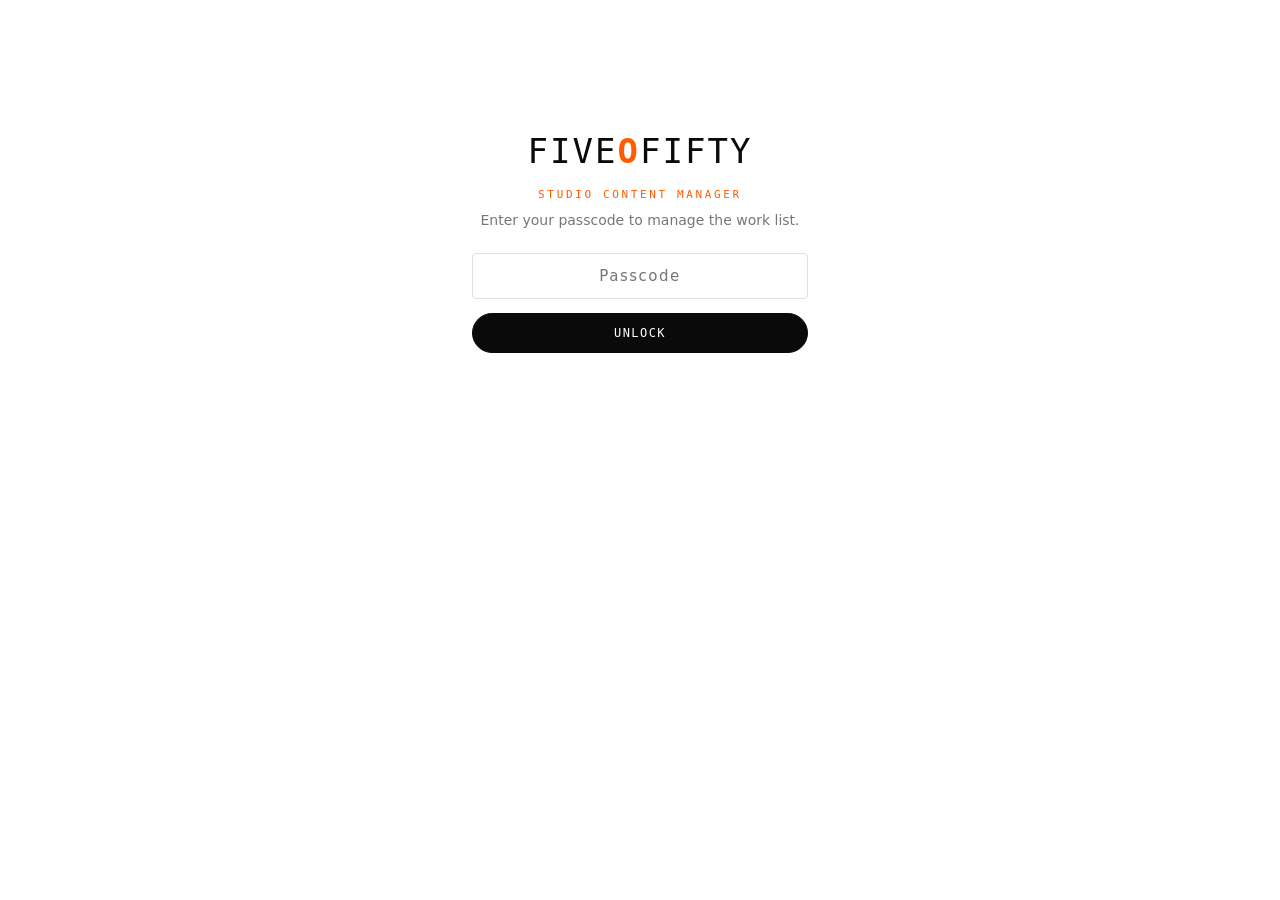
<file: admin/index.html>
<!doctype html>
<html lang="en">
<head>
<meta charset="utf-8" />
<meta name="viewport" content="width=device-width, initial-scale=1" />
<meta name="robots" content="noindex" />
<title>FIVEOFIFTY — Manage Work</title>
<style>
  :root{
    --paper:#fff; --ink:#0A0A0A; --orange:#FF5C00;
    --line:#E2E0DB; --n100:#EFEDE8; --n500:#767676; --n600:#555;
    --mono:'DM Mono',ui-monospace,Menlo,Consolas,monospace;
    --body:system-ui,-apple-system,'Segoe UI',Roboto,sans-serif;
    --r:4px;
  }
  *{box-sizing:border-box;margin:0;}
  body{font-family:var(--body);background:var(--paper);color:var(--ink);line-height:1.5;-webkit-font-smoothing:antialiased;}
  .wrap{max-width:880px;margin:0 auto;padding:40px 22px 96px;}
  .topbar{display:flex;align-items:center;justify-content:space-between;gap:16px;flex-wrap:wrap;border-bottom:1px solid var(--line);padding-bottom:22px;margin-bottom:28px;}
  .brand{font-family:var(--mono);font-size:12px;letter-spacing:.28em;text-transform:uppercase;color:var(--ink);}
  .brand b{color:var(--orange);}
  h1{font-size:30px;letter-spacing:-.01em;margin:2px 0 4px;}
  .sub{color:var(--n500);font-size:14px;}
  .kicker{font-family:var(--mono);font-size:11px;letter-spacing:.24em;text-transform:uppercase;color:var(--orange);margin-bottom:6px;}

  label{display:block;font-family:var(--mono);font-size:10px;letter-spacing:.14em;text-transform:uppercase;color:var(--n500);margin:0 0 6px;}
  input,select,textarea{width:100%;font:inherit;font-size:15px;color:var(--ink);background:#fff;border:1px solid var(--line);border-radius:var(--r);padding:11px 12px;transition:border-color .15s;}
  input:focus,select:focus,textarea:focus{outline:none;border-color:var(--orange);}
  textarea{resize:vertical;min-height:62px;}

  .btn{font-family:var(--mono);font-size:12px;letter-spacing:.12em;text-transform:uppercase;border:1px solid var(--ink);background:var(--ink);color:#fff;border-radius:999px;padding:12px 22px;cursor:pointer;transition:.15s;}
  .btn:hover{background:var(--orange);border-color:var(--orange);}
  .btn:disabled{opacity:.5;cursor:default;}
  .btn--ghost{background:transparent;color:var(--ink);}
  .btn--ghost:hover{background:var(--ink);color:#fff;border-color:var(--ink);}
  .btn--mini{padding:7px 13px;font-size:11px;border-color:var(--line);background:#fff;color:var(--n600);}
  .btn--mini:hover{background:var(--ink);color:#fff;border-color:var(--ink);}
  .btn--danger:hover{background:#c0341d;border-color:#c0341d;color:#fff;}

  /* lock screen */
  #lock{max-width:380px;margin:14vh auto 0;text-align:center;padding:0 22px;}
  #lock .seal{font-size:34px;letter-spacing:.06em;margin-bottom:10px;}
  #lock form{margin-top:22px;display:flex;flex-direction:column;gap:14px;}
  #lock input{text-align:center;letter-spacing:.1em;}

  /* cards */
  .card{border:1px solid var(--line);border-radius:8px;padding:18px;margin-bottom:16px;background:#fff;}
  .card.is-empty{border-style:dashed;}
  .card-head{display:flex;align-items:center;justify-content:space-between;gap:10px;margin-bottom:14px;}
  .card-num{font-family:var(--mono);font-size:11px;letter-spacing:.16em;color:var(--n500);}
  .card-tools{display:flex;gap:6px;}
  .grid{display:grid;grid-template-columns:1fr 1fr;gap:14px;}
  .grid .full{grid-column:1/-1;}
  .row-check{display:flex;align-items:center;gap:9px;margin-top:2px;}
  .row-check input{width:auto;}
  .row-check label{margin:0;text-transform:none;font-size:13px;letter-spacing:0;color:var(--ink);}
  .hint{font-size:12px;color:var(--n500);margin-top:5px;}

  .actions{display:flex;align-items:center;gap:12px;flex-wrap:wrap;position:sticky;bottom:0;background:linear-gradient(to top,var(--paper) 70%,transparent);padding:18px 0 6px;margin-top:8px;}
  .status{font-family:var(--mono);font-size:12px;letter-spacing:.04em;}
  .status.ok{color:#1a7f37;} .status.err{color:#c0341d;}
  .hidden{display:none !important;}
  @media(max-width:560px){.grid{grid-template-columns:1fr;}}
</style>
</head>
<body>

<!-- LOCK SCREEN -->
<section id="lock">
  <div class="seal brand">FIVE<b>O</b>FIFTY</div>
  <div class="kicker">Studio Content Manager</div>
  <p class="sub">Enter your passcode to manage the work list.</p>
  <form id="lock-form">
    <input id="passcode" type="password" placeholder="Passcode" autocomplete="current-password" required />
    <button class="btn" type="submit">Unlock</button>
    <div class="status err" id="lock-status"></div>
  </form>
</section>

<!-- APP -->
<main class="wrap hidden" id="app">
  <div class="topbar">
    <div>
      <div class="brand">FIVE<b>O</b>FIFTY — Manage Work</div>
      <h1>Videos</h1>
      <div class="sub">Add, edit, or remove work. Paste a YouTube or Vimeo link — the rest fills the site automatically.</div>
    </div>
    <button class="btn btn--ghost" id="logout" type="button">Log out</button>
  </div>

  <div id="list"></div>

  <button class="btn btn--ghost" id="add" type="button">+ Add video</button>

  <div class="actions">
    <button class="btn" id="publish" type="button">Publish changes</button>
    <span class="status" id="status"></span>
  </div>
  <p class="hint">Publishing saves to the site and goes live in about a minute.</p>
</main>

<script>
(function () {
  'use strict';
  var KEY = 'fof-admin-key';
  var CATS = ['Fashion Film','Commercial','Music Video','Entertainment','Documentary','Other'];
  var videos = [];

  var lock = document.getElementById('lock');
  var app = document.getElementById('app');
  var listEl = document.getElementById('list');
  var statusEl = document.getElementById('status');

  function esc(s){return String(s==null?'':s).replace(/[&<>"']/g,function(c){return {'&':'&amp;','<':'&lt;','>':'&gt;','"':'&quot;',"'":'&#39;'}[c];});}
  function getKey(){ try { return sessionStorage.getItem(KEY) || ''; } catch(e){ return ''; } }
  function setKey(k){ try { sessionStorage.setItem(KEY, k); } catch(e){} }
  function clearKey(){ try { sessionStorage.removeItem(KEY); } catch(e){} }

  function blank(){ return { title:'', category:CATS[0], year:String(new Date().getFullYear()), platform:'youtube', url:'', description:'', thumbnail:'', featured:true }; }

  function render(){
    if (!videos.length){
      listEl.innerHTML = '<div class="card is-empty"><div class="sub">No work yet. Click “+ Add video” to create the first entry.</div></div>';
      return;
    }
    listEl.innerHTML = videos.map(function(v,i){
      var opts = CATS.map(function(c){ return '<option'+(c===v.category?' selected':'')+'>'+esc(c)+'</option>'; }).join('');
      return '<div class="card" data-i="'+i+'">'+
        '<div class="card-head"><span class="card-num">'+String(i+1).padStart(2,'0')+'</span>'+
          '<div class="card-tools">'+
            '<button class="btn btn--mini" data-act="up" '+(i===0?'disabled':'')+'>↑</button>'+
            '<button class="btn btn--mini" data-act="down" '+(i===videos.length-1?'disabled':'')+'>↓</button>'+
            '<button class="btn btn--mini btn--danger" data-act="del">Remove</button>'+
          '</div>'+
        '</div>'+
        '<div class="grid">'+
          '<div class="full"><label>Title</label><input data-f="title" value="'+esc(v.title)+'" placeholder="e.g. Neon Atlas" /></div>'+
          '<div><label>Category</label><select data-f="category">'+opts+'</select></div>'+
          '<div><label>Year</label><input data-f="year" value="'+esc(v.year)+'" inputmode="numeric" placeholder="2026" /></div>'+
          '<div><label>Platform</label><select data-f="platform">'+
            '<option value="youtube"'+(v.platform==='youtube'?' selected':'')+'>YouTube</option>'+
            '<option value="vimeo"'+(v.platform==='vimeo'?' selected':'')+'>Vimeo</option>'+
          '</select></div>'+
          '<div><label>Feature on home?</label><div class="row-check"><input type="checkbox" id="feat'+i+'" data-f="featured" '+(v.featured?'checked':'')+' /><label for="feat'+i+'">Show in Latest Work</label></div></div>'+
          '<div class="full"><label>Video link (YouTube or Vimeo URL)</label><input data-f="url" value="'+esc(v.url)+'" placeholder="https://www.youtube.com/watch?v=…" /></div>'+
          '<div class="full"><label>Short description</label><textarea data-f="description" placeholder="One line about the project.">'+esc(v.description)+'</textarea></div>'+
          '<div class="full"><label>Custom thumbnail URL (optional)</label><input data-f="thumbnail" value="'+esc(v.thumbnail)+'" placeholder="Leave blank — pulled from the link automatically" /><div class="hint">YouTube thumbnails are automatic. Add a URL only to override.</div></div>'+
        '</div>'+
      '</div>';
    }).join('');
  }

  function collect(){
    var cards = listEl.querySelectorAll('.card[data-i]');
    var out = [];
    [].forEach.call(cards, function(card){
      var o = blank();
      [].forEach.call(card.querySelectorAll('[data-f]'), function(el){
        var f = el.getAttribute('data-f');
        o[f] = (el.type === 'checkbox') ? el.checked : el.value;
      });
      out.push(o);
    });
    videos = out;
  }

  // events on the list (delegation)
  listEl.addEventListener('click', function(e){
    var btn = e.target.closest('button[data-act]');
    if (!btn) return;
    var card = btn.closest('.card[data-i]');
    var i = parseInt(card.getAttribute('data-i'), 10);
    collect();
    var act = btn.getAttribute('data-act');
    if (act === 'del') videos.splice(i,1);
    else if (act === 'up' && i>0){ var t=videos[i-1]; videos[i-1]=videos[i]; videos[i]=t; }
    else if (act === 'down' && i<videos.length-1){ var t2=videos[i+1]; videos[i+1]=videos[i]; videos[i]=t2; }
    render();
  });

  document.getElementById('add').addEventListener('click', function(){ collect(); videos.push(blank()); render(); window.scrollTo(0, document.body.scrollHeight); });

  document.getElementById('publish').addEventListener('click', function(){
    collect();
    var clean = videos.filter(function(v){ return v.title.trim() && v.url.trim(); });
    var btn = this;
    setStatus('Publishing…', '');
    btn.disabled = true;
    fetch('/api/save-videos', {
      method:'POST', headers:{'Content-Type':'application/json'},
      body: JSON.stringify({ key: getKey(), videos: clean })
    }).then(function(r){ return r.json().then(function(j){ return { ok:r.ok, status:r.status, j:j }; }); })
      .then(function(res){
        if (res.ok){ setStatus('Saved ✓  Your site will update in about a minute.', 'ok'); }
        else if (res.status === 401){ setStatus('Wrong passcode — please log out and re-enter it.', 'err'); }
        else { setStatus('Error: ' + (res.j && res.j.error ? res.j.error : 'could not save.'), 'err'); }
      })
      .catch(function(){ setStatus('Network error — please try again.', 'err'); })
      .then(function(){ btn.disabled = false; });
  });

  document.getElementById('logout').addEventListener('click', function(){ clearKey(); location.reload(); });

  function setStatus(msg, cls){ statusEl.textContent = msg; statusEl.className = 'status' + (cls ? ' ' + cls : ''); }

  function loadData(){
    return fetch('/data/videos.json?ts=' + Date.now(), { cache:'no-store' })
      .then(function(r){ return r.ok ? r.json() : { videos:[] }; })
      .then(function(d){ videos = (d && d.videos) ? d.videos : []; render(); })
      .catch(function(){ videos = []; render(); });
  }

  function showApp(){ lock.classList.add('hidden'); app.classList.remove('hidden'); loadData(); }

  document.getElementById('lock-form').addEventListener('submit', function(e){
    e.preventDefault();
    var pc = document.getElementById('passcode').value.trim();
    if (!pc) return;
    // verify the passcode against the server before entering
    var ls = document.getElementById('lock-status'); ls.textContent = 'Checking…';
    fetch('/api/save-videos', { method:'POST', headers:{'Content-Type':'application/json'}, body: JSON.stringify({ key: pc, verify: true }) })
      .then(function(r){ return r.status; })
      .then(function(s){
        if (s === 401){ ls.textContent = 'Incorrect passcode.'; return; }
        if (s === 500){ ls.textContent = 'Server not set up yet (missing passcode/token).'; return; }
        // 200 (verify ok) or any non-auth error means the key was accepted
        setKey(pc); ls.textContent = ''; showApp();
      })
      .catch(function(){ ls.textContent = 'Network error — try again.'; });
  });

  // auto-enter if a passcode is already stored this session
  if (getKey()) showApp();
})();
</script>
</body>
</html>
</file>
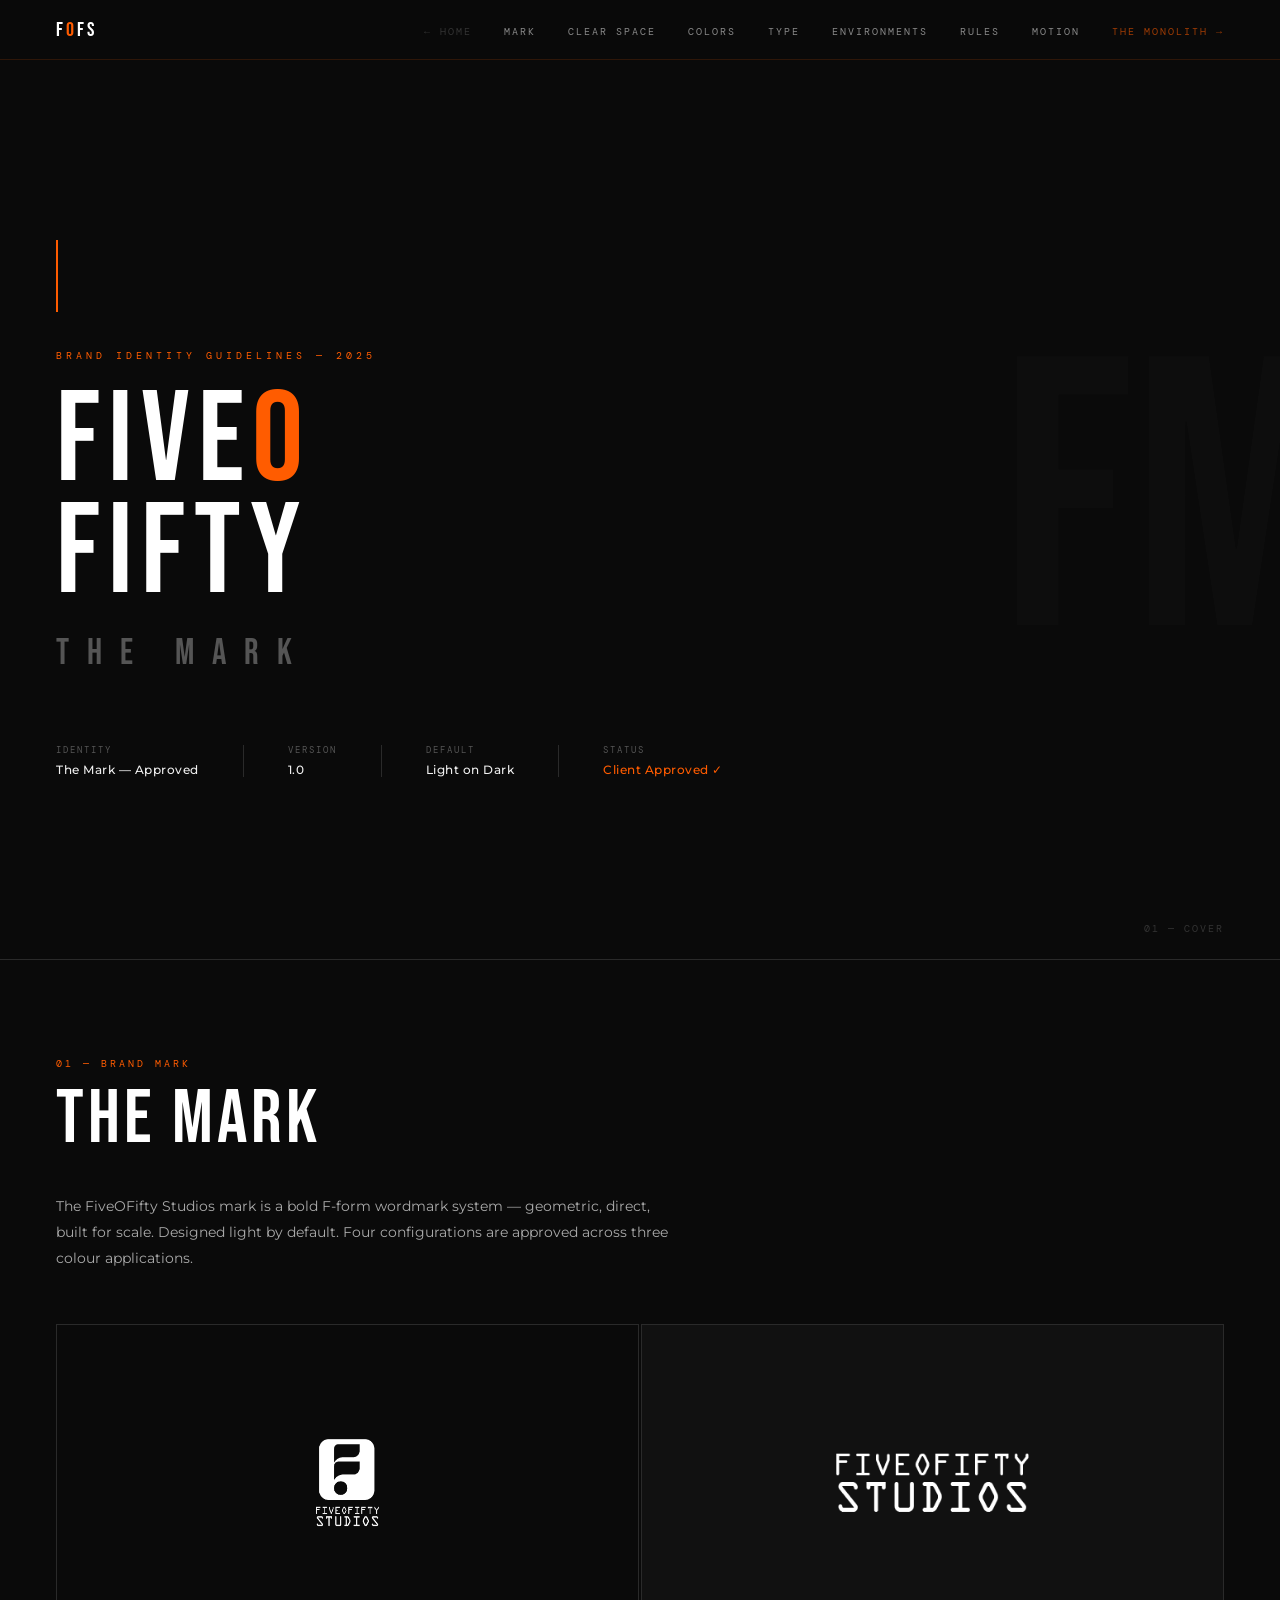
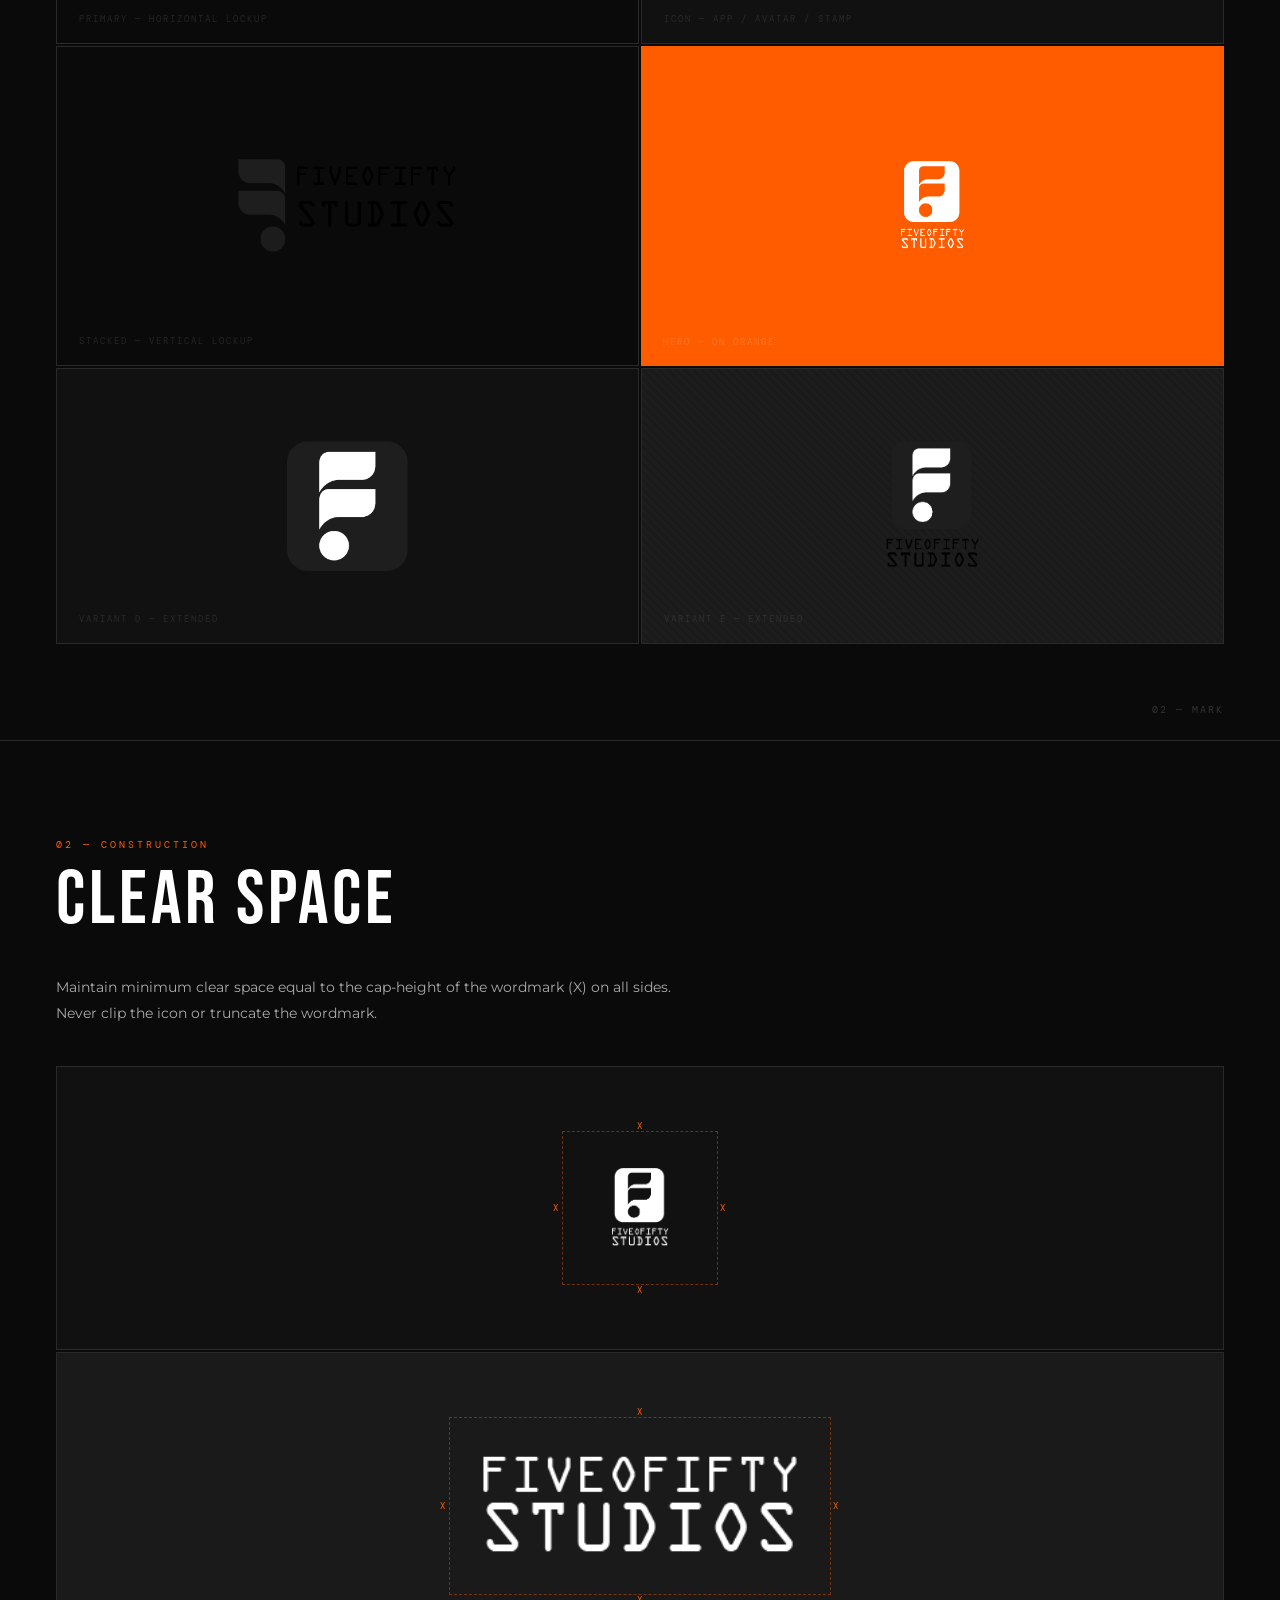
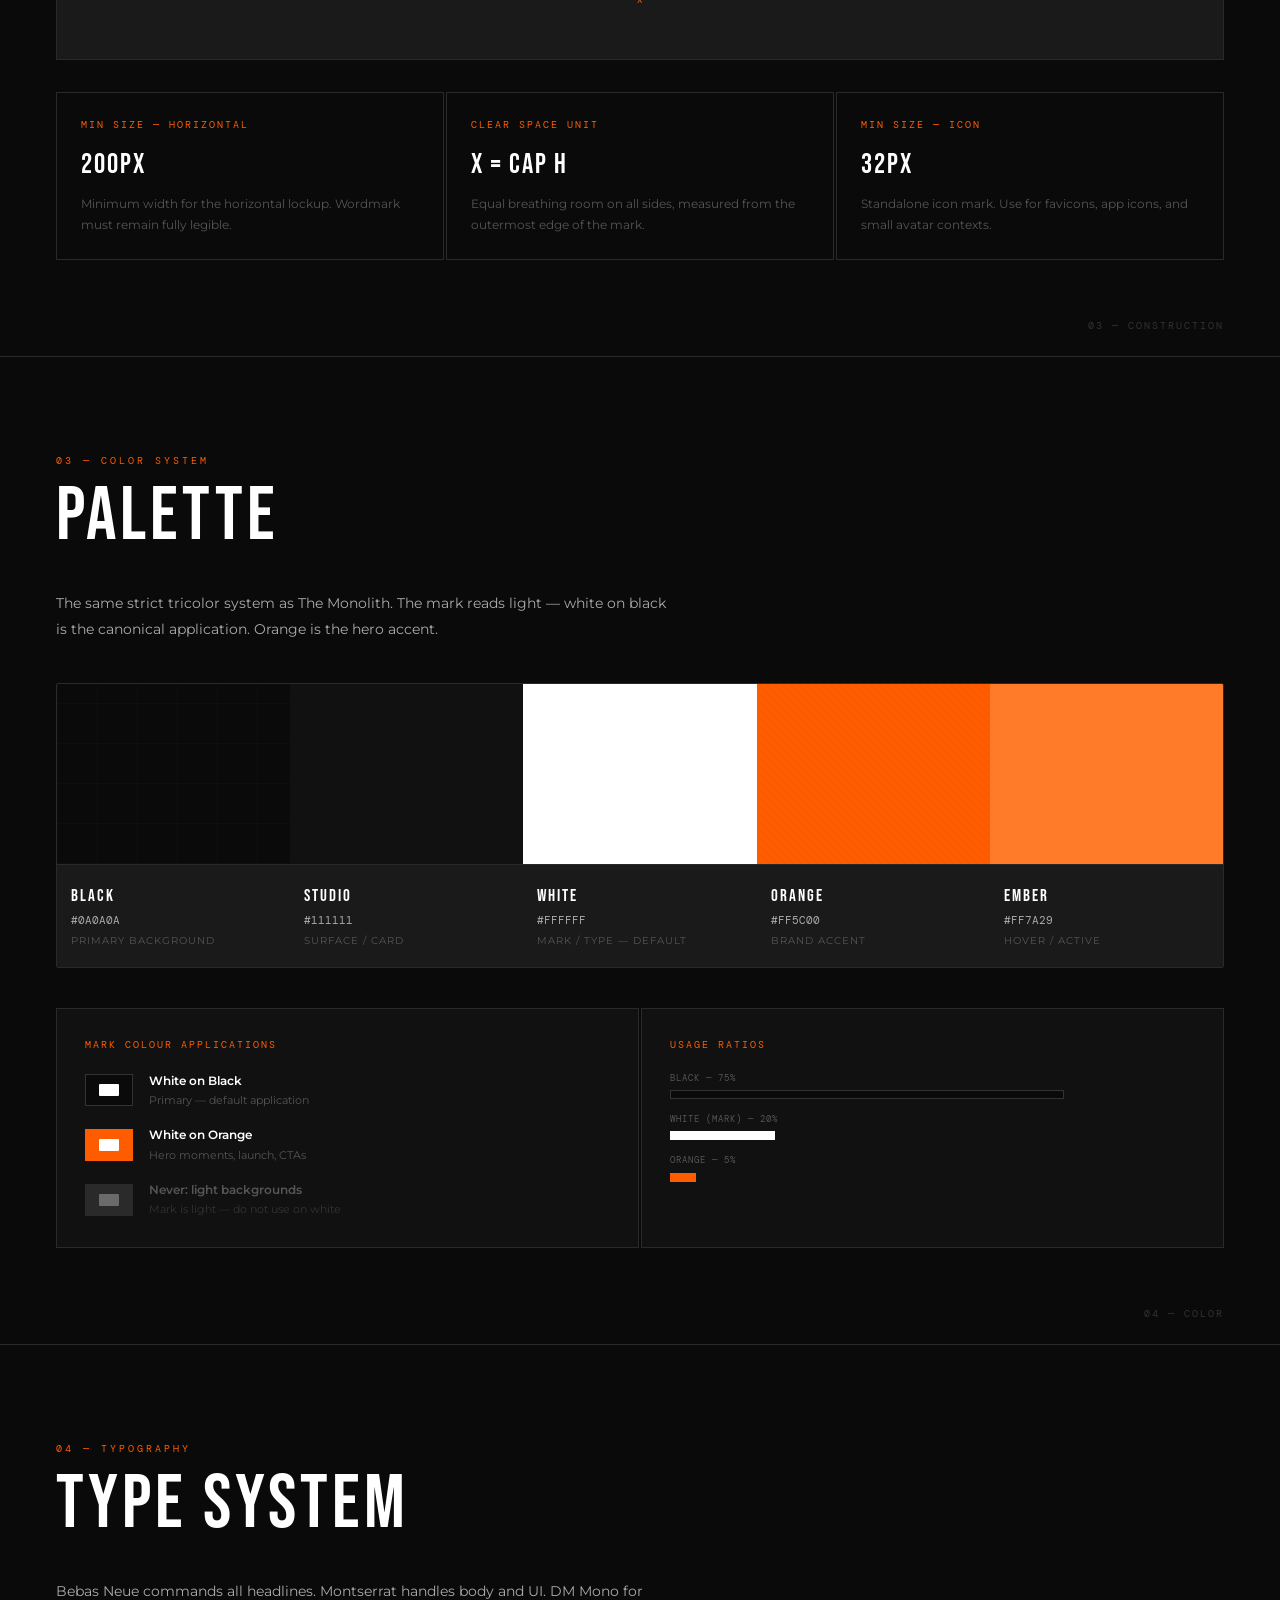
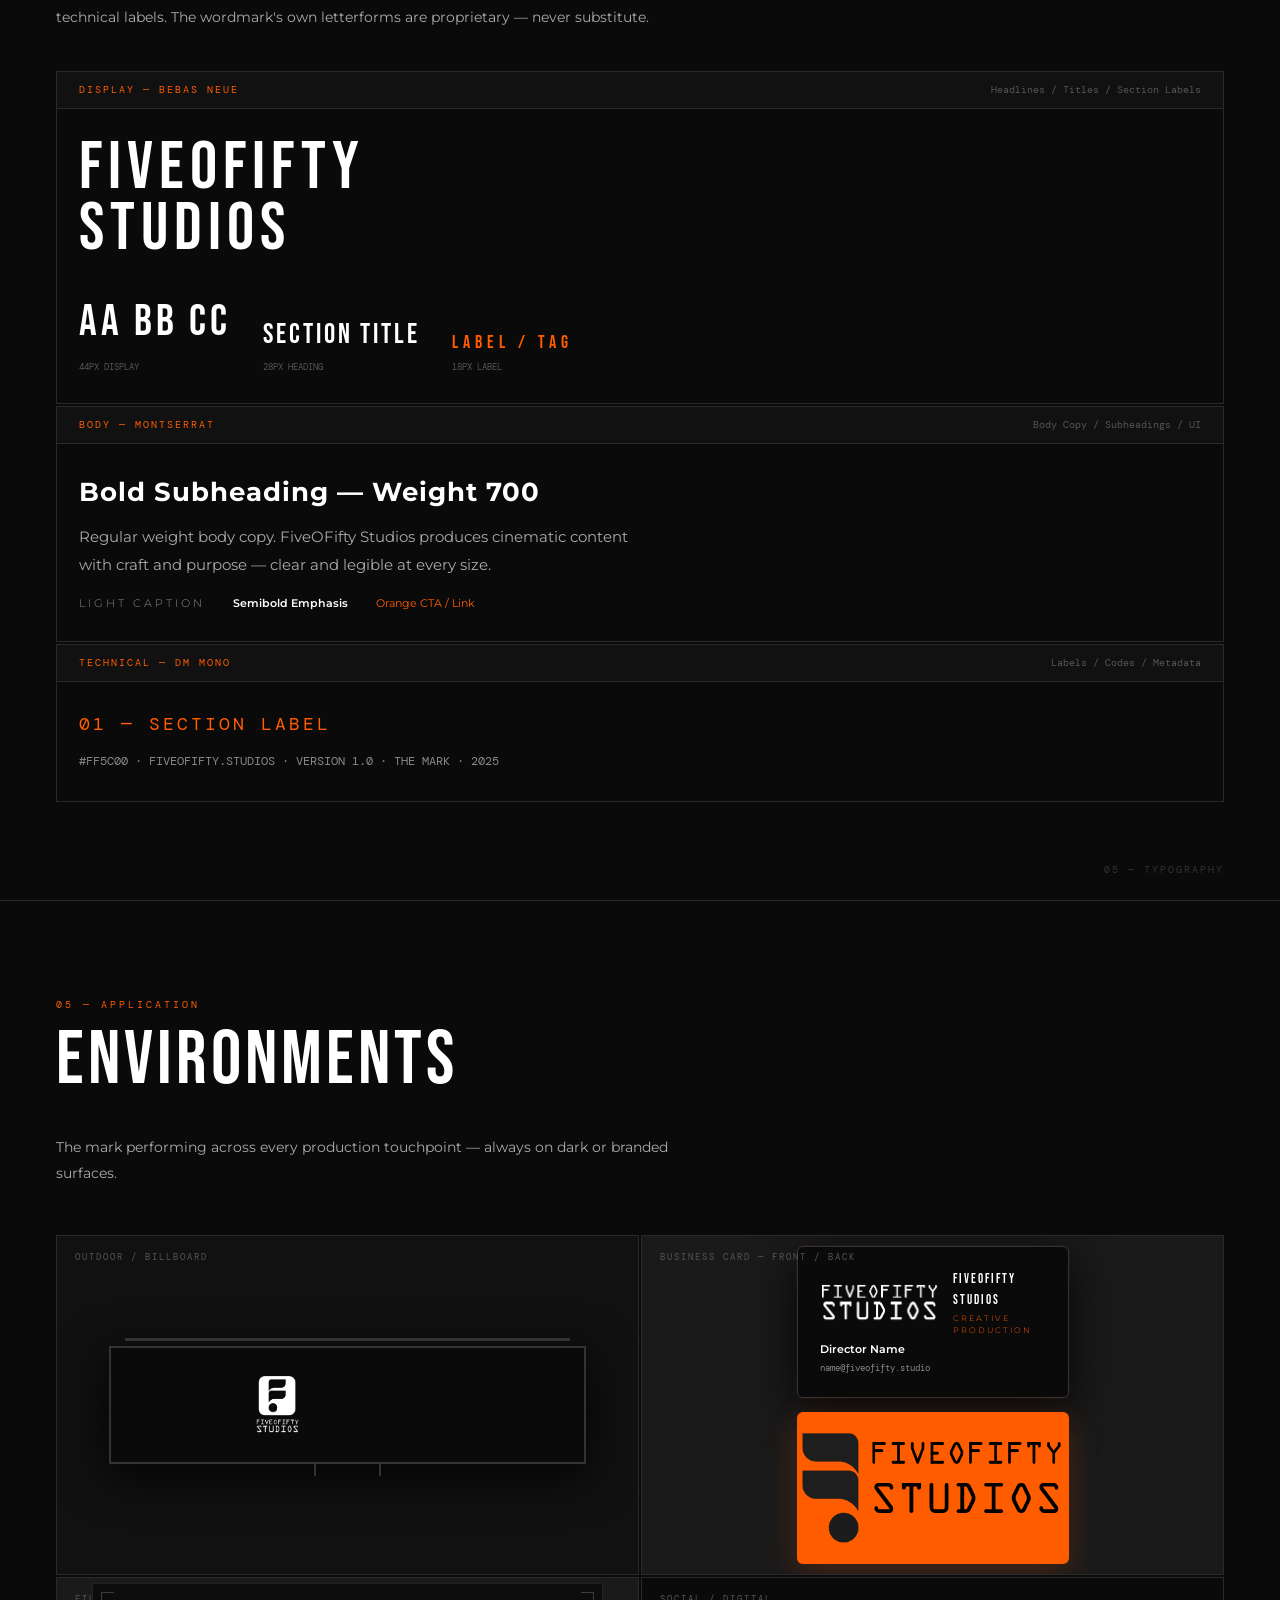
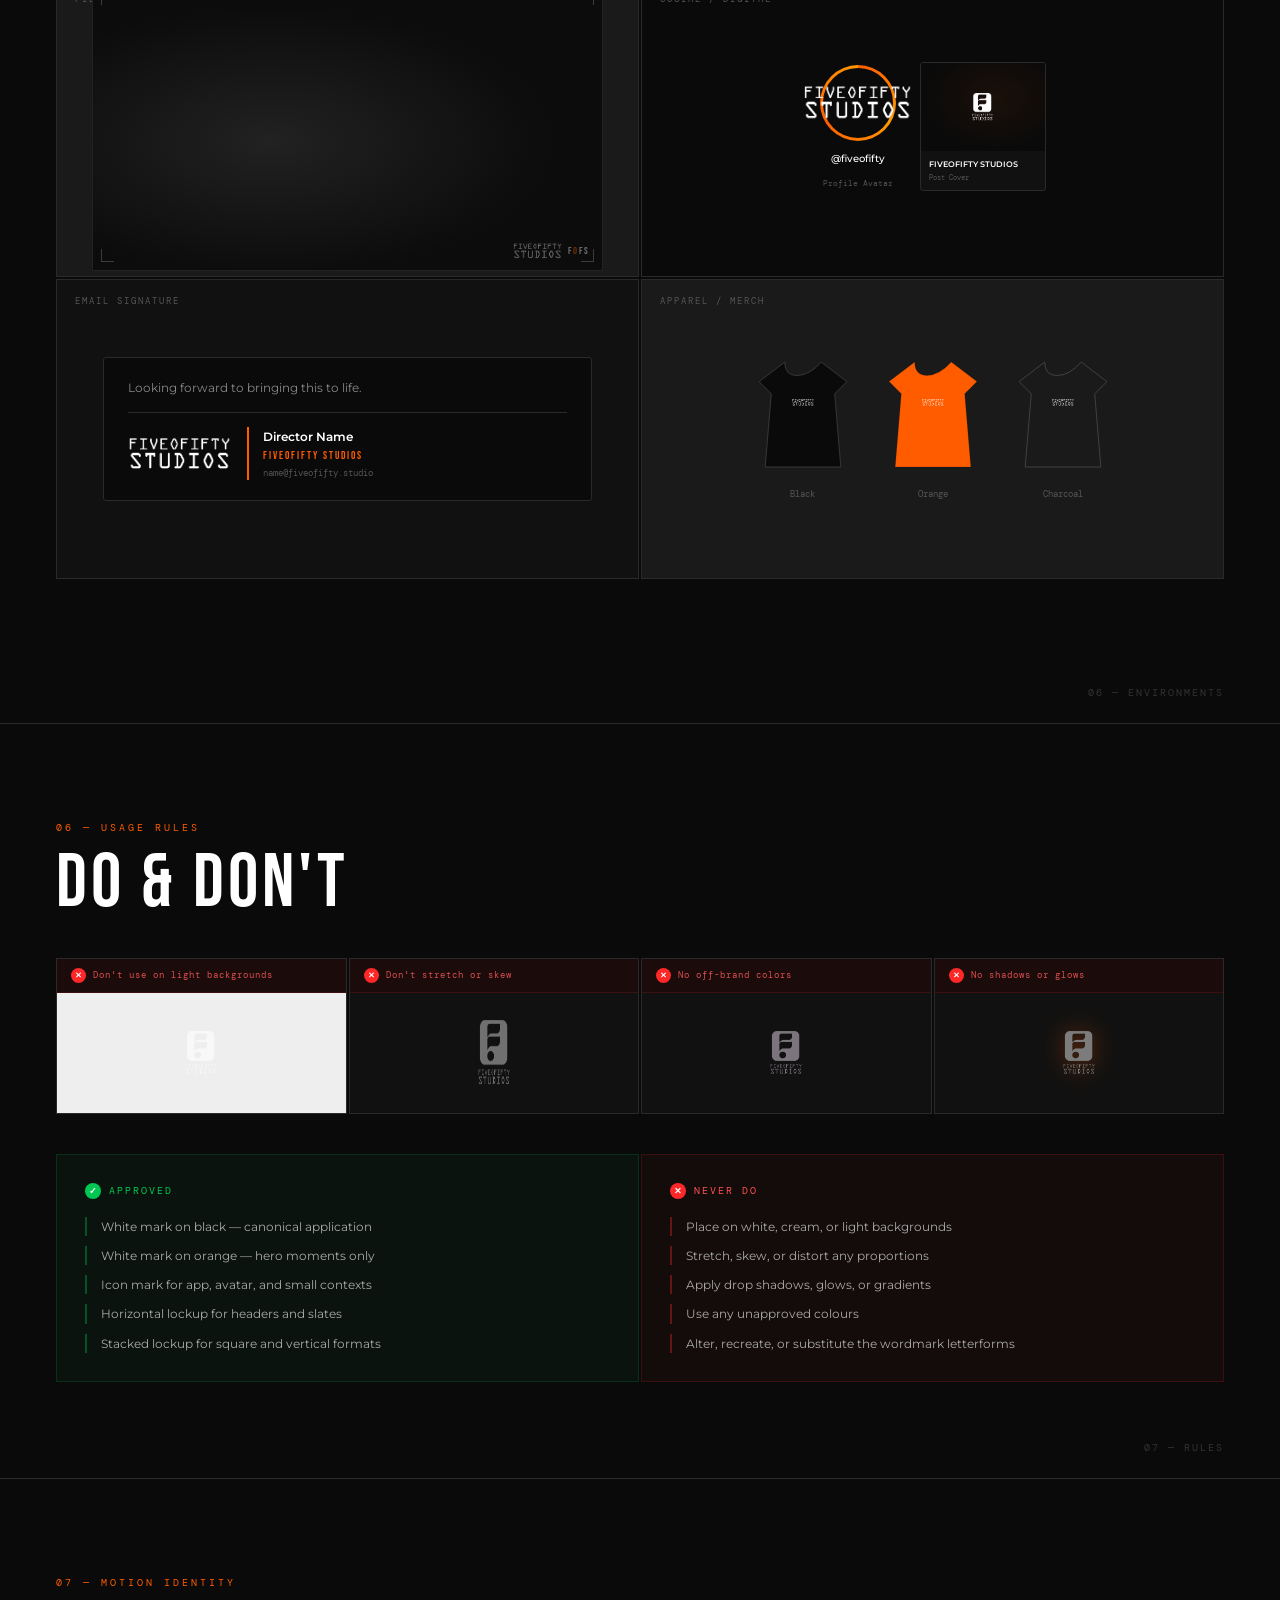
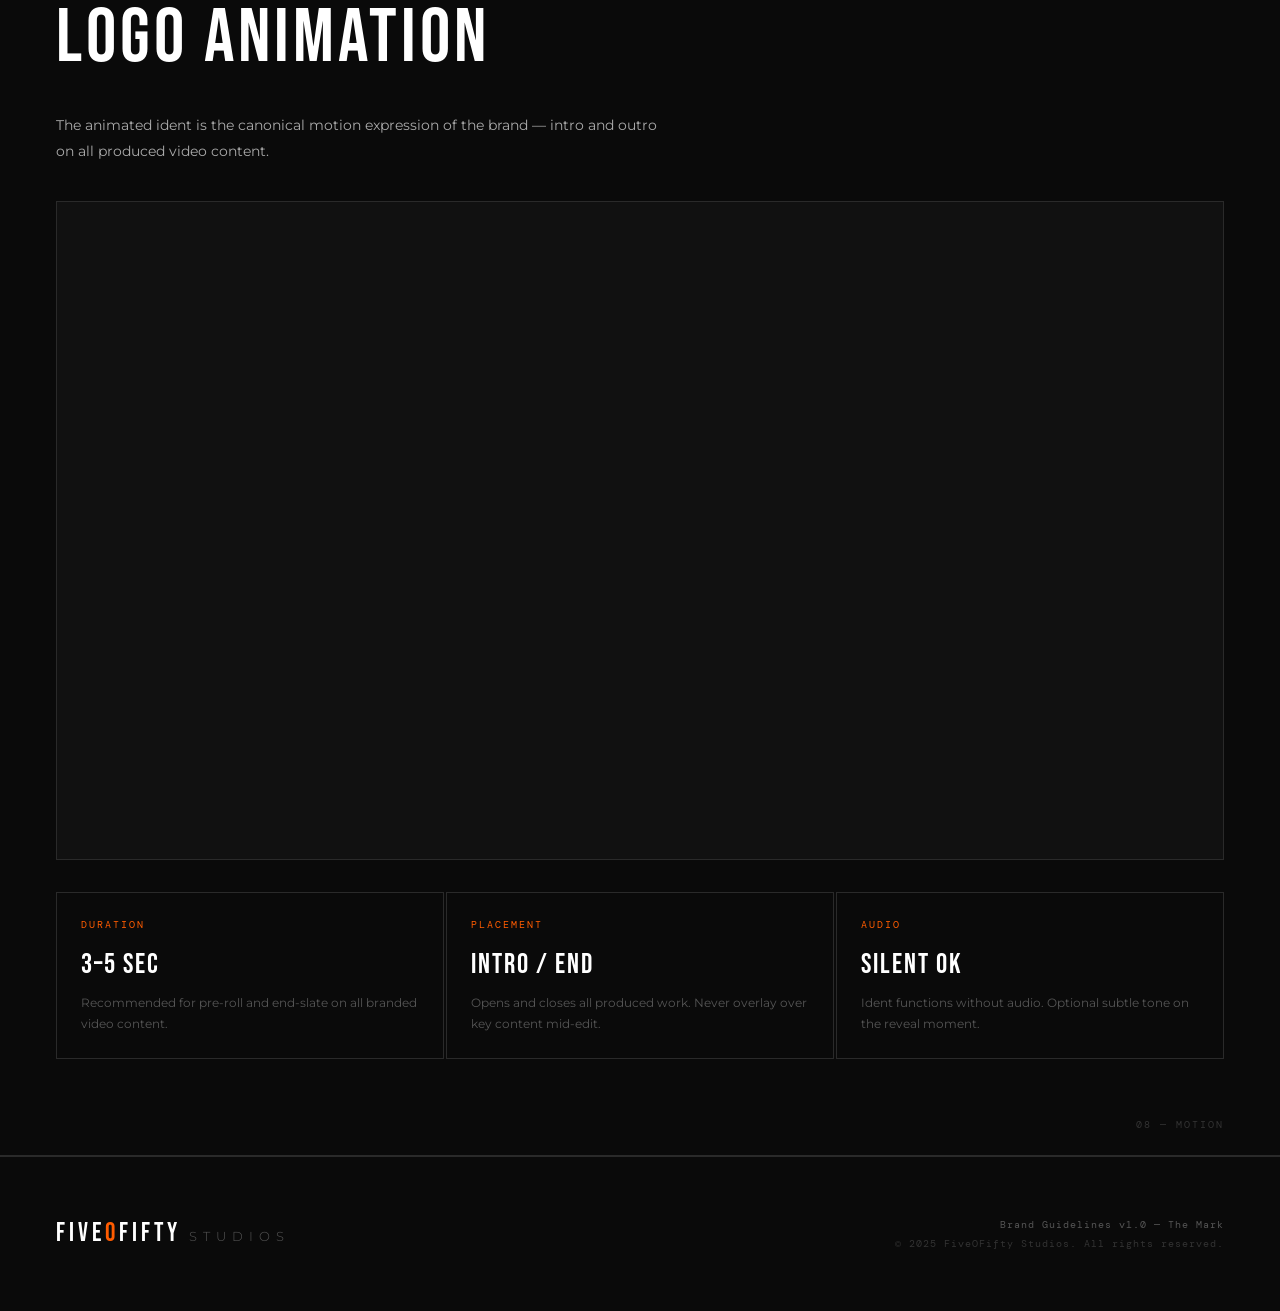
<file: mark.html>
<!DOCTYPE html>
<html lang="en">
<head>
<meta charset="UTF-8">
<meta name="viewport" content="width=device-width, initial-scale=1.0">
<title>FiveOFifty Studios — The Mark — Brand Guidelines v1.0</title>
<link href="https://fonts.googleapis.com/css2?family=Bebas+Neue&family=Montserrat:wght@300;400;500;600;700&family=DM+Mono:wght@300;400;500&display=swap" rel="stylesheet">
<style>
*,*::before,*::after{box-sizing:border-box;margin:0;padding:0}
:root{
  --black:#0A0A0A;
  --white:#FFFFFF;
  --orange:#FF5C00;
  --orange2:#FF7A29;
  --g900:#111111;
  --g800:#1A1A1A;
  --g700:#2A2A2A;
  --g600:#333333;
  --g500:#555555;
  --g400:#888888;
  --g300:#AAAAAA;
  --fd:'Bebas Neue',sans-serif;
  --fb:'Montserrat',sans-serif;
  --fm:'DM Mono',monospace;
}
html{scroll-behavior:smooth}
body{background:var(--black);color:var(--white);font-family:var(--fb);font-size:15px;line-height:1.6;overflow-x:hidden}

/* NAV */
nav{position:sticky;top:0;z-index:100;background:rgba(10,10,10,0.96);backdrop-filter:blur(20px);border-bottom:1px solid rgba(255,92,0,0.15);padding:0 56px;display:flex;align-items:center;justify-content:space-between;height:60px}
.nav-logo{font-family:var(--fd);font-size:20px;letter-spacing:3px}
.nav-logo span{color:var(--orange)}
.nav-links{display:flex;gap:32px;list-style:none}
.nav-links a{font-family:var(--fm);font-size:10px;letter-spacing:2px;text-transform:uppercase;color:var(--g400);text-decoration:none;transition:color .2s}
.nav-links a:hover{color:var(--orange)}
.nav-home{color:var(--g600) !important}
.nav-alt{color:var(--orange) !important;opacity:.6}
.nav-alt:hover{opacity:1 !important}

/* LAYOUT */
section{padding:96px 56px;border-bottom:1px solid var(--g700);position:relative}
.sec-label{font-family:var(--fm);font-size:10px;letter-spacing:3px;text-transform:uppercase;color:var(--orange);margin-bottom:10px}
.sec-title{font-family:var(--fd);font-size:clamp(44px,6vw,76px);letter-spacing:4px;line-height:1;margin-bottom:36px}
.desc{font-size:14px;color:var(--g300);line-height:1.85;max-width:620px}
.pg{position:absolute;bottom:22px;right:56px;font-family:var(--fm);font-size:10px;color:var(--g600);letter-spacing:2px}
.tag{font-family:var(--fm);font-size:10px;letter-spacing:2px;text-transform:uppercase;color:var(--orange)}
.obar{width:2px;height:72px;background:var(--orange);margin-bottom:36px}

/* COVER */
#cover{min-height:100vh;display:flex;flex-direction:column;justify-content:center;overflow:hidden}
.c-bg{position:absolute;right:-60px;top:50%;transform:translateY(-50%);font-family:var(--fd);font-size:30vw;color:rgba(255,255,255,0.012);line-height:1;pointer-events:none;user-select:none}
.c-hl{font-family:var(--fd);font-size:clamp(60px,10vw,132px);letter-spacing:8px;line-height:.88}
.c-hl .o{color:var(--orange)}
.c-sub{font-family:var(--fd);font-size:clamp(18px,3vw,36px);letter-spacing:18px;color:var(--g500);margin-bottom:60px}
.c-meta{display:flex;gap:44px;align-items:center}
.mi .lbl{font-family:var(--fm);font-size:9px;letter-spacing:2px;color:var(--g500);text-transform:uppercase;margin-bottom:3px}
.mi .val{font-size:12px;font-weight:500;color:#F0F0F0;letter-spacing:.5px}
.mdiv{width:1px;height:32px;background:var(--g700)}

/* LOGO GRID */
.logo-grid{display:grid;grid-template-columns:1fr 1fr;gap:2px;margin-bottom:2px}
.logo-cell{padding:72px 48px;display:flex;flex-direction:column;align-items:center;justify-content:center;position:relative;min-height:380px}
.lc-blk{background:var(--black);border:1px solid var(--g700)}
.lc-drk{background:var(--g900);border:1px solid var(--g700)}
.lc-org{background:var(--orange)}
.lc-tex{background:var(--g800);border:1px solid var(--g700);background-image:repeating-linear-gradient(45deg,transparent,transparent 3px,rgba(255,255,255,0.012) 3px,rgba(255,255,255,0.012) 6px)}
.clbl{position:absolute;bottom:16px;left:22px;font-family:var(--fm);font-size:9px;letter-spacing:2px;text-transform:uppercase;opacity:.35}

/* COLORS */
.color-row{display:grid;grid-template-columns:repeat(5,1fr);gap:0;border:1px solid var(--g700);overflow:hidden;border-radius:2px;margin-bottom:40px}
.sw-block{height:180px}
.sw-info{padding:18px 14px;background:var(--g800);border-top:1px solid var(--g700)}
.sw-name{font-family:var(--fd);font-size:17px;letter-spacing:2px;margin-bottom:2px}
.sw-hex{font-family:var(--fm);font-size:11px;color:var(--g300)}
.sw-role{font-size:10px;color:var(--g500);margin-top:3px;letter-spacing:1px;text-transform:uppercase}

/* TYPE */
.tb{border:1px solid var(--g700);margin-bottom:2px;overflow:hidden}
.tb-head{background:var(--g900);padding:10px 22px;display:flex;justify-content:space-between;align-items:center;border-bottom:1px solid var(--g700)}
.tb-body{padding:28px 22px}

/* ENV */
.env-grid{display:grid;grid-template-columns:1fr 1fr;gap:2px;margin-bottom:48px}
.env-cell{position:relative;min-height:300px;display:flex;align-items:center;justify-content:center;overflow:hidden}
.elbl{position:absolute;top:14px;left:18px;font-family:var(--fm);font-size:9px;letter-spacing:2px;text-transform:uppercase;color:var(--g500)}

/* DON'T */
.dont-grid{display:grid;grid-template-columns:repeat(4,1fr);gap:2px;margin-bottom:40px}
.dont-cell{border:1px solid var(--g700);overflow:hidden}
.dont-head{padding:9px 14px;background:rgba(255,40,40,0.07);border-bottom:1px solid rgba(255,40,40,0.15);display:flex;align-items:center;gap:7px}
.dont-x{width:15px;height:15px;background:#FF2828;border-radius:50%;display:flex;align-items:center;justify-content:center;font-size:8px;font-weight:700;color:white;flex-shrink:0}
.dont-r{font-family:var(--fm);font-size:9px;letter-spacing:1px;color:rgba(255,90,90,.85)}
.dont-vis{height:120px;display:flex;align-items:center;justify-content:center;padding:12px;background:var(--g900)}

/* UTILS */
.two{display:grid;grid-template-columns:1fr 1fr;gap:2px}
.three{display:grid;grid-template-columns:1fr 1fr 1fr;gap:2px}
.card{border:1px solid var(--g700);padding:24px}
.biz{width:272px;height:152px;background:var(--black);border:0.5px solid var(--g600);border-radius:6px;padding:22px;display:flex;flex-direction:column;justify-content:space-between}

/* Vimeo */
.vimeo-wrap{position:relative;width:100%;padding-top:56.25%;border:1px solid var(--g700);overflow:hidden;margin-bottom:32px;background:var(--g900)}
.vimeo-wrap iframe{position:absolute;top:0;left:0;width:100%;height:100%;border:none}

/* Logo 2 sizing utility classes */
.lm-showcase-h    {max-width:380px;max-height:90px;width:100%;object-fit:contain;display:block}
.lm-showcase-icon {max-height:200px;max-width:200px;width:auto;display:block}
.lm-showcase-tall {max-height:210px;max-width:220px;width:auto;display:block}
.lm-clearspace-h  {max-width:320px;max-height:80px;width:100%;object-fit:contain;display:block}
.lm-clearspace-icon{height:120px;width:auto;display:block}
.lm-variant       {max-width:360px;max-height:130px;width:100%;object-fit:contain;display:block}
.lm-env-h         {max-width:260px;max-height:58px;width:100%;object-fit:contain;display:block;flex-shrink:0}
.lm-env-icon      {height:44px;width:auto;display:block;flex-shrink:0}
.lm-env-tall      {max-height:110px;width:auto;display:block;object-fit:contain}
.lm-env-xs        {height:18px;width:auto;display:block}
.lm-avatar        {height:40px;width:auto;display:block}
.lm-email-icon    {height:38px;width:auto;flex-shrink:0;display:block}
.lm-dont          {max-width:180px;max-height:44px;width:100%;object-fit:contain;display:block}

/* Animations */
@keyframes fadeUp{from{opacity:0;transform:translateY(24px)}to{opacity:1;transform:translateY(0)}}
.obar{animation:fadeUp .7s ease forwards}

/* ── RESPONSIVE ─────────────────────────────────────────── */
@media (max-width:900px){
  nav{padding:0 28px}
  section{padding:72px 32px}
  .pg{right:32px}
}
@media (max-width:768px){
  nav{height:auto;padding:12px 20px;flex-direction:column;align-items:flex-start;gap:8px}
  .nav-links{overflow-x:auto;flex-wrap:nowrap;gap:18px;width:100%;padding-bottom:2px;-webkit-overflow-scrolling:touch;scrollbar-width:none}
  .nav-links::-webkit-scrollbar{display:none}
  section{padding:56px 20px}
  .pg{right:20px;font-size:9px}
  .c-meta{flex-direction:column;gap:14px;align-items:flex-start}
  .mdiv{display:none}
  .c-sub{letter-spacing:8px}
  .logo-grid{grid-template-columns:1fr}
  .logo-cell{min-height:260px;padding:48px 24px}
  .env-grid{grid-template-columns:1fr}
  .two{grid-template-columns:1fr}
  .three{grid-template-columns:1fr 1fr}
  .dont-grid{grid-template-columns:1fr 1fr}
  .color-row{grid-template-columns:1fr 1fr 1fr}
  .lm-showcase-h{max-width:280px;max-height:70px}
  .lm-showcase-icon{max-height:150px;max-width:150px}
  .lm-showcase-tall{max-height:160px;max-width:160px}
  .lm-variant{max-width:260px;max-height:100px}
  .lm-clearspace-h{max-width:240px}
  .biz{width:100%;max-width:272px}
  .c-hl{font-size:clamp(52px,12vw,100px)}
}
@media (max-width:480px){
  nav{padding:10px 16px}
  section{padding:48px 16px}
  .pg{right:16px}
  .three{grid-template-columns:1fr}
  .dont-grid{grid-template-columns:1fr}
  .color-row{grid-template-columns:1fr 1fr}
  .lm-showcase-h{max-width:220px;max-height:55px}
  .lm-showcase-icon{max-height:120px;max-width:120px}
  .lm-showcase-tall{max-height:130px;max-width:130px}
  .c-hl{font-size:clamp(44px,14vw,80px)}
  .c-sub{letter-spacing:6px}
  .sec-title{font-size:clamp(36px,9vw,56px)}
}
</style>
</head>
<body>

<!-- ── NAV ── -->
<nav>
  <div class="nav-logo">F<span>0</span>FS</div>
  <ul class="nav-links">
    <li><a href="index.html" class="nav-home">← Home</a></li>
    <li><a href="#mark">Mark</a></li>
    <li><a href="#clearspace">Clear Space</a></li>
    <li><a href="#colors">Colors</a></li>
    <li><a href="#type">Type</a></li>
    <li><a href="#env">Environments</a></li>
    <li><a href="#rules">Rules</a></li>
    <li><a href="#motion">Motion</a></li>
    <li><a href="monolith.html" class="nav-alt">The Monolith →</a></li>
  </ul>
</nav>

<!-- ── COVER ── -->
<section id="cover">
  <div class="c-bg">FM</div>
  <div class="obar"></div>
  <div style="font-family:var(--fm);font-size:10px;letter-spacing:4px;color:var(--orange);text-transform:uppercase;margin-bottom:22px">Brand Identity Guidelines — 2025</div>
  <div class="c-hl">FIVE<span class="o">O</span></div>
  <div class="c-hl">FIFTY</div>
  <div style="height:14px"></div>
  <div class="c-sub">THE MARK</div>
  <div class="c-meta">
    <div class="mi"><div class="lbl">Identity</div><div class="val">The Mark — Approved</div></div>
    <div class="mdiv"></div>
    <div class="mi"><div class="lbl">Version</div><div class="val">1.0</div></div>
    <div class="mdiv"></div>
    <div class="mi"><div class="lbl">Default</div><div class="val">Light on Dark</div></div>
    <div class="mdiv"></div>
    <div class="mi"><div class="lbl">Status</div><div class="val" style="color:var(--orange)">Client Approved ✓</div></div>
  </div>
  <div class="pg">01 — COVER</div>
</section>

<!-- ── MARK ── -->
<section id="mark">
  <div class="sec-label">01 — Brand Mark</div>
  <div class="sec-title">THE MARK</div>
  <p class="desc" style="margin-bottom:52px">The FiveOFifty Studios mark is a bold F-form wordmark system — geometric, direct, built for scale. Designed light by default. Four configurations are approved across three colour applications.</p>

  <div class="logo-grid">

    <!-- PRIMARY: Horizontal on Black -->
    <div class="logo-cell lc-blk" style="min-height:320px">
      <img src="images/2.png" alt="FiveOFifty Studios Mark — Horizontal" class="lm-showcase-h">
      <div class="clbl" style="color:var(--g500)">Primary — Horizontal Lockup</div>
    </div>

    <!-- ICON: App Mark on Dark -->
    <div class="logo-cell lc-drk" style="min-height:320px">
      <img src="images/2.1.png" alt="FiveOFifty Studios Icon Mark" class="lm-showcase-icon">
      <div class="clbl" style="color:var(--g500)">Icon — App / Avatar / Stamp</div>
    </div>

    <!-- STACKED: Vertical on Black -->
    <div class="logo-cell lc-blk" style="min-height:320px">
      <img src="images/2.3.png" alt="FiveOFifty Studios Stacked Lockup" class="lm-showcase-tall">
      <div class="clbl" style="color:var(--g500)">Stacked — Vertical Lockup</div>
    </div>

    <!-- HERO: Orange -->
    <div class="logo-cell lc-org" style="min-height:320px">
      <img src="images/2.png" alt="FiveOFifty Studios Mark — Orange" class="lm-showcase-h">
      <div class="clbl" style="color:rgba(255,255,255,.45)">Hero — On Orange</div>
    </div>

  </div>

  <!-- EXTENDED VARIANTS: 2.4 + 2.5 -->
  <div class="two" style="margin-top:2px">
    <div class="logo-cell lc-drk" style="min-height:260px;border:1px solid var(--g700)">
      <img src="images/2.4.png" alt="FiveOFifty Studios Mark Variant 4" class="lm-variant">
      <div class="clbl" style="color:var(--g500)">Variant D — Extended</div>
    </div>
    <div class="logo-cell lc-tex" style="min-height:260px">
      <img src="images/2.5.png" alt="FiveOFifty Studios Mark Variant 5" class="lm-variant">
      <div class="clbl" style="color:var(--g500)">Variant E — Extended</div>
    </div>
  </div>

  <div class="pg">02 — MARK</div>
</section>

<!-- ── CLEAR SPACE ── -->
<section id="clearspace">
  <div class="sec-label">02 — Construction</div>
  <div class="sec-title">CLEAR SPACE</div>
  <p class="desc" style="margin-bottom:40px">Maintain minimum clear space equal to the cap-height of the wordmark (X) on all sides. Never clip the icon or truncate the wordmark.</p>

  <!-- Horizontal lockup clear space demo -->
  <div style="background:var(--g900);border:1px solid var(--g700);padding:64px;display:flex;align-items:center;justify-content:center;margin-bottom:2px">
    <div style="position:relative;padding:36px 48px;border:1px dashed rgba(255,92,0,.4)">
      <div style="position:absolute;top:-13px;left:50%;transform:translateX(-50%);font-family:var(--fm);font-size:9px;color:var(--orange);letter-spacing:2px">X</div>
      <div style="position:absolute;bottom:-13px;left:50%;transform:translateX(-50%);font-family:var(--fm);font-size:9px;color:var(--orange);letter-spacing:2px">X</div>
      <div style="position:absolute;left:-10px;top:50%;transform:translateY(-50%);font-family:var(--fm);font-size:9px;color:var(--orange);letter-spacing:2px">X</div>
      <div style="position:absolute;right:-10px;top:50%;transform:translateY(-50%);font-family:var(--fm);font-size:9px;color:var(--orange);letter-spacing:2px">X</div>
      <img src="images/2.png" alt="FiveOFifty Studios Mark" class="lm-clearspace-h">
    </div>
  </div>

  <!-- Icon clear space demo -->
  <div style="background:var(--g800);border:1px solid var(--g700);padding:64px;display:flex;align-items:center;justify-content:center;margin-bottom:32px">
    <div style="position:relative;padding:28px;border:1px dashed rgba(255,92,0,.4)">
      <div style="position:absolute;top:-13px;left:50%;transform:translateX(-50%);font-family:var(--fm);font-size:9px;color:var(--orange);letter-spacing:2px">X</div>
      <div style="position:absolute;bottom:-13px;left:50%;transform:translateX(-50%);font-family:var(--fm);font-size:9px;color:var(--orange);letter-spacing:2px">X</div>
      <div style="position:absolute;left:-10px;top:50%;transform:translateY(-50%);font-family:var(--fm);font-size:9px;color:var(--orange);letter-spacing:2px">X</div>
      <div style="position:absolute;right:-10px;top:50%;transform:translateY(-50%);font-family:var(--fm);font-size:9px;color:var(--orange);letter-spacing:2px">X</div>
      <img src="images/2.1.png" alt="FiveOFifty Studios Icon" class="lm-clearspace-icon">
    </div>
  </div>

  <div class="three">
    <div class="card"><div class="tag" style="display:block;margin-bottom:10px">Min Size — Horizontal</div><div style="font-family:var(--fd);font-size:28px;letter-spacing:2px;margin-bottom:6px">200px</div><p style="font-size:12px;color:var(--g500);line-height:1.7">Minimum width for the horizontal lockup. Wordmark must remain fully legible.</p></div>
    <div class="card"><div class="tag" style="display:block;margin-bottom:10px">Clear Space Unit</div><div style="font-family:var(--fd);font-size:28px;letter-spacing:2px;margin-bottom:6px">X = Cap H</div><p style="font-size:12px;color:var(--g500);line-height:1.7">Equal breathing room on all sides, measured from the outermost edge of the mark.</p></div>
    <div class="card"><div class="tag" style="display:block;margin-bottom:10px">Min Size — Icon</div><div style="font-family:var(--fd);font-size:28px;letter-spacing:2px;margin-bottom:6px">32px</div><p style="font-size:12px;color:var(--g500);line-height:1.7">Standalone icon mark. Use for favicons, app icons, and small avatar contexts.</p></div>
  </div>
  <div class="pg">03 — CONSTRUCTION</div>
</section>

<!-- ── COLORS ── -->
<section id="colors">
  <div class="sec-label">03 — Color System</div>
  <div class="sec-title">PALETTE</div>
  <p class="desc" style="margin-bottom:40px">The same strict tricolor system as The Monolith. The mark reads light — white on black is the canonical application. Orange is the hero accent.</p>
  <div class="color-row">
    <div>
      <div class="sw-block" style="background:#0A0A0A;position:relative;overflow:hidden"><div style="position:absolute;inset:0;background-image:repeating-linear-gradient(0deg,rgba(255,255,255,0.016) 0,rgba(255,255,255,0.016) 1px,transparent 1px,transparent 40px),repeating-linear-gradient(90deg,rgba(255,255,255,0.016) 0,rgba(255,255,255,0.016) 1px,transparent 1px,transparent 40px)"></div></div>
      <div class="sw-info"><div class="sw-name">Black</div><div class="sw-hex">#0A0A0A</div><div class="sw-role">Primary Background</div></div>
    </div>
    <div>
      <div class="sw-block" style="background:#111111"></div>
      <div class="sw-info"><div class="sw-name">Studio</div><div class="sw-hex">#111111</div><div class="sw-role">Surface / Card</div></div>
    </div>
    <div>
      <div class="sw-block" style="background:#FFFFFF"></div>
      <div class="sw-info"><div class="sw-name" style="color:#fff">White</div><div class="sw-hex">#FFFFFF</div><div class="sw-role">Mark / Type — Default</div></div>
    </div>
    <div>
      <div class="sw-block" style="background:#FF5C00;position:relative;overflow:hidden"><div style="position:absolute;inset:0;background:repeating-linear-gradient(45deg,rgba(0,0,0,0.04) 0,rgba(0,0,0,0.04) 1px,transparent 0,transparent 50%);background-size:8px 8px"></div></div>
      <div class="sw-info"><div class="sw-name">Orange</div><div class="sw-hex">#FF5C00</div><div class="sw-role">Brand Accent</div></div>
    </div>
    <div>
      <div class="sw-block" style="background:#FF7A29"></div>
      <div class="sw-info"><div class="sw-name">Ember</div><div class="sw-hex">#FF7A29</div><div class="sw-role">Hover / Active</div></div>
    </div>
  </div>
  <div class="two">
    <div style="background:var(--g900);border:1px solid var(--g700);padding:28px">
      <div class="tag" style="display:block;margin-bottom:18px">Mark Colour Applications</div>
      <div style="display:flex;flex-direction:column;gap:16px">
        <div style="display:flex;align-items:center;gap:16px">
          <div style="width:48px;height:32px;background:var(--black);border:1px solid var(--g600);flex-shrink:0;display:flex;align-items:center;justify-content:center">
            <div style="width:20px;height:12px;background:white;border-radius:1px"></div>
          </div>
          <div><div style="font-size:12px;font-weight:600;margin-bottom:2px">White on Black</div><div style="font-size:11px;color:var(--g500)">Primary — default application</div></div>
        </div>
        <div style="display:flex;align-items:center;gap:16px">
          <div style="width:48px;height:32px;background:var(--orange);flex-shrink:0;display:flex;align-items:center;justify-content:center">
            <div style="width:20px;height:12px;background:white;border-radius:1px"></div>
          </div>
          <div><div style="font-size:12px;font-weight:600;margin-bottom:2px">White on Orange</div><div style="font-size:11px;color:var(--g500)">Hero moments, launch, CTAs</div></div>
        </div>
        <div style="display:flex;align-items:center;gap:16px">
          <div style="width:48px;height:32px;background:var(--g700);flex-shrink:0;display:flex;align-items:center;justify-content:center">
            <div style="width:20px;height:12px;background:white;border-radius:1px;opacity:.3"></div>
          </div>
          <div><div style="font-size:12px;font-weight:600;margin-bottom:2px;color:var(--g500)">Never: light backgrounds</div><div style="font-size:11px;color:var(--g600)">Mark is light — do not use on white</div></div>
        </div>
      </div>
    </div>
    <div style="background:var(--g900);border:1px solid var(--g700);padding:28px">
      <div class="tag" style="display:block;margin-bottom:18px">Usage Ratios</div>
      <div style="margin-bottom:13px"><div style="font-family:var(--fm);font-size:9px;color:var(--g500);margin-bottom:5px;letter-spacing:1px">BLACK — 75%</div><div style="height:9px;background:var(--black);border:1px solid var(--g600);width:75%"></div></div>
      <div style="margin-bottom:13px"><div style="font-family:var(--fm);font-size:9px;color:var(--g500);margin-bottom:5px;letter-spacing:1px">WHITE (MARK) — 20%</div><div style="height:9px;background:white;width:20%"></div></div>
      <div><div style="font-family:var(--fm);font-size:9px;color:var(--g500);margin-bottom:5px;letter-spacing:1px">ORANGE — 5%</div><div style="height:9px;background:var(--orange);width:5%"></div></div>
    </div>
  </div>
  <div class="pg">04 — COLOR</div>
</section>

<!-- ── TYPE ── -->
<section id="type">
  <div class="sec-label">04 — Typography</div>
  <div class="sec-title">TYPE SYSTEM</div>
  <p class="desc" style="margin-bottom:40px">Bebas Neue commands all headlines. Montserrat handles body and UI. DM Mono for technical labels. The wordmark's own letterforms are proprietary — never substitute.</p>
  <div class="tb">
    <div class="tb-head"><span class="tag">Display — Bebas Neue</span><span style="font-family:var(--fm);font-size:10px;color:var(--g500)">Headlines / Titles / Section Labels</span></div>
    <div class="tb-body">
      <div style="font-family:var(--fd);font-size:68px;letter-spacing:6px;line-height:.9;margin-bottom:28px">FIVEOFIFTY<br>STUDIOS</div>
      <div style="display:flex;gap:32px;flex-wrap:wrap;align-items:flex-end">
        <div><div style="font-family:var(--fd);font-size:44px;letter-spacing:4px">Aa Bb Cc</div><div style="font-family:var(--fm);font-size:9px;color:var(--g500);margin-top:3px">44PX DISPLAY</div></div>
        <div><div style="font-family:var(--fd);font-size:28px;letter-spacing:3px">Section Title</div><div style="font-family:var(--fm);font-size:9px;color:var(--g500);margin-top:3px">28PX HEADING</div></div>
        <div><div style="font-family:var(--fd);font-size:18px;letter-spacing:5px;color:var(--orange)">LABEL / TAG</div><div style="font-family:var(--fm);font-size:9px;color:var(--g500);margin-top:3px">18PX LABEL</div></div>
      </div>
    </div>
  </div>
  <div class="tb">
    <div class="tb-head"><span class="tag">Body — Montserrat</span><span style="font-family:var(--fm);font-size:10px;color:var(--g500)">Body Copy / Subheadings / UI</span></div>
    <div class="tb-body">
      <div style="font-family:var(--fb);font-size:26px;font-weight:700;letter-spacing:1px;margin-bottom:10px">Bold Subheading — Weight 700</div>
      <div style="font-family:var(--fb);font-size:15px;color:var(--g300);line-height:1.85;max-width:580px;margin-bottom:16px">Regular weight body copy. FiveOFifty Studios produces cinematic content with craft and purpose — clear and legible at every size.</div>
      <div style="display:flex;gap:28px;flex-wrap:wrap">
        <span style="font-family:var(--fb);font-size:11px;font-weight:300;letter-spacing:3px;text-transform:uppercase;color:var(--g400)">LIGHT CAPTION</span>
        <span style="font-family:var(--fb);font-size:11px;font-weight:600">Semibold Emphasis</span>
        <span style="font-family:var(--fb);font-size:11px;color:var(--orange)">Orange CTA / Link</span>
      </div>
    </div>
  </div>
  <div class="tb">
    <div class="tb-head"><span class="tag">Technical — DM Mono</span><span style="font-family:var(--fm);font-size:10px;color:var(--g500)">Labels / Codes / Metadata</span></div>
    <div class="tb-body">
      <div style="font-family:var(--fm);font-size:18px;color:var(--orange);letter-spacing:3px;margin-bottom:12px">01 — SECTION LABEL</div>
      <div style="font-family:var(--fm);font-size:12px;color:var(--g400);line-height:1.9">#FF5C00 · FIVEOFIFTY.STUDIOS · VERSION 1.0 · THE MARK · 2025</div>
    </div>
  </div>
  <div class="pg">05 — TYPOGRAPHY</div>
</section>

<!-- ── ENVIRONMENTS ── -->
<section id="env">
  <div class="sec-label">05 — Application</div>
  <div class="sec-title">ENVIRONMENTS</div>
  <p class="desc" style="margin-bottom:48px">The mark performing across every production touchpoint — always on dark or branded surfaces.</p>
  <div class="env-grid">

    <!-- Billboard -->
    <div class="env-cell" style="background:var(--g900);border:1px solid var(--g700);min-height:340px">
      <div class="elbl">Outdoor / Billboard</div>
      <div style="width:82%;background:var(--black);border:2px solid var(--g600);padding:28px 36px;display:flex;align-items:center;gap:20px;position:relative;box-shadow:0 10px 48px rgba(0,0,0,.9)">
        <div style="position:absolute;top:-10px;left:14px;right:14px;height:3px;background:var(--g600);border-radius:1px"></div>
        <div style="position:absolute;bottom:-14px;left:43%;width:2px;height:14px;background:var(--g600)"></div>
        <div style="position:absolute;bottom:-14px;right:43%;width:2px;height:14px;background:var(--g600)"></div>
        <img src="images/2.png" alt="" class="lm-env-h">
      </div>
    </div>

    <!-- Business card -->
    <div class="env-cell" style="background:var(--g800);border:1px solid var(--g700);flex-direction:column;gap:14px">
      <div class="elbl">Business Card — Front / Back</div>
      <div class="biz" style="box-shadow:0 12px 48px rgba(0,0,0,.8),0 0 0 0.5px rgba(255,92,0,.18)">
        <div style="display:flex;align-items:center;gap:14px">
          <img src="images/2.1.png" alt="" class="lm-env-icon">
          <div>
            <div style="font-family:var(--fd);font-size:13px;letter-spacing:2px">FIVEOFIFTY STUDIOS</div>
            <div style="font-family:var(--fb);font-size:8px;font-weight:300;letter-spacing:2px;color:var(--orange);margin-top:1px">CREATIVE PRODUCTION</div>
          </div>
        </div>
        <div>
          <div style="font-family:var(--fb);font-size:11px;font-weight:600">Director Name</div>
          <div style="font-family:var(--fm);font-size:9px;color:var(--g400);margin-top:2px">name@fiveofifty.studio</div>
        </div>
      </div>
      <div style="width:272px;height:152px;background:var(--orange);border-radius:6px;display:flex;align-items:center;justify-content:center;box-shadow:0 8px 32px rgba(255,92,0,.2)">
        <img src="images/2.3.png" alt="" class="lm-env-tall">
      </div>
    </div>

    <!-- Video watermark -->
    <div class="env-cell" style="background:var(--g800);border:1px solid var(--g700)">
      <div class="elbl">Film / Video Watermark</div>
      <div style="width:88%;aspect-ratio:16/9;background:#0c0c0c;position:relative;overflow:hidden;border:1px solid #222">
        <div style="position:absolute;inset:0;background:radial-gradient(ellipse at 35% 55%,rgba(55,55,55,.5),transparent 60%)"></div>
        <div style="position:absolute;top:8px;left:8px;width:13px;height:13px;border-top:1.5px solid rgba(255,255,255,.2);border-left:1.5px solid rgba(255,255,255,.2)"></div>
        <div style="position:absolute;top:8px;right:8px;width:13px;height:13px;border-top:1.5px solid rgba(255,255,255,.2);border-right:1.5px solid rgba(255,255,255,.2)"></div>
        <div style="position:absolute;bottom:8px;left:8px;width:13px;height:13px;border-bottom:1.5px solid rgba(255,255,255,.2);border-left:1.5px solid rgba(255,255,255,.2)"></div>
        <div style="position:absolute;bottom:8px;right:8px;width:13px;height:13px;border-bottom:1.5px solid rgba(255,255,255,.2);border-right:1.5px solid rgba(255,255,255,.2)"></div>
        <div style="position:absolute;bottom:10px;right:12px;display:flex;align-items:center;gap:6px;opacity:.4">
          <img src="images/2.1.png" alt="" class="lm-env-xs">
          <span style="font-family:var(--fd);font-size:10px;letter-spacing:2px">F<span style="color:var(--orange)">O</span>FS</span>
        </div>
      </div>
    </div>

    <!-- Social -->
    <div class="env-cell" style="background:var(--black);border:1px solid var(--g700)">
      <div class="elbl">Social / Digital</div>
      <div style="display:flex;gap:24px;align-items:center">
        <div style="display:flex;flex-direction:column;align-items:center;gap:10px">
          <div style="padding:3px;background:conic-gradient(var(--orange) 0deg,#FF9A00 120deg,var(--orange) 240deg,#FF9A00 360deg);border-radius:50%">
            <div style="width:70px;height:70px;border-radius:50%;background:var(--black);display:flex;align-items:center;justify-content:center;border:2px solid var(--black)">
              <img src="images/2.1.png" alt="" class="lm-avatar">
            </div>
          </div>
          <div style="font-size:10px;font-weight:500">@fiveofifty</div>
          <div style="font-family:var(--fm);font-size:8px;color:var(--g500)">Profile Avatar</div>
        </div>
        <div style="width:126px;background:var(--g900);border:1px solid var(--g700);border-radius:3px;overflow:hidden">
          <div style="height:88px;background:var(--black);display:flex;align-items:center;justify-content:center;position:relative;padding:12px">
            <div style="position:absolute;inset:0;background:radial-gradient(ellipse at 60% 40%,rgba(255,92,0,.07),transparent 70%)"></div>
            <img src="images/2.png" alt="" style="max-width:90%;max-height:28px;display:block;position:relative;object-fit:contain">
          </div>
          <div style="padding:7px 8px"><div style="font-size:8px;font-weight:600">FIVEOFIFTY STUDIOS</div><div style="font-family:var(--fm);font-size:7px;color:var(--g500);margin-top:1px">Post Cover</div></div>
        </div>
      </div>
    </div>

    <!-- Email sig -->
    <div class="env-cell" style="background:var(--g900);border:1px solid var(--g700)">
      <div class="elbl">Email Signature</div>
      <div style="width:84%;background:var(--black);border:1px solid var(--g700);border-radius:3px;padding:20px 24px">
        <div style="font-size:12px;color:var(--g400);line-height:1.7;margin-bottom:14px;padding-bottom:14px;border-bottom:1px solid var(--g700)">Looking forward to bringing this to life.</div>
        <div style="display:flex;gap:16px;align-items:center">
          <img src="images/2.1.png" alt="" class="lm-email-icon">
          <div style="border-left:2px solid var(--orange);padding-left:14px">
            <div style="font-size:12px;font-weight:600">Director Name</div>
            <div style="font-family:var(--fd);font-size:11px;letter-spacing:2px;color:var(--orange);margin-top:1px">FIVEOFIFTY STUDIOS</div>
            <div style="font-family:var(--fm);font-size:9px;color:var(--g500);margin-top:1px">name@fiveofifty.studio</div>
          </div>
        </div>
      </div>
    </div>

    <!-- Apparel -->
    <div class="env-cell" style="background:var(--g800);border:1px solid var(--g700)">
      <div class="elbl">Apparel / Merch</div>
      <div style="display:flex;gap:20px;align-items:flex-end">
        <div style="text-align:center">
          <svg viewBox="0 0 180 200" width="110" height="122" fill="none">
            <path d="M60 10 L18 42 L38 62 L28 182 H152 L142 62 L162 42 L120 10 Q100 32 80 32 Q60 32 60 10Z" fill="#0A0A0A" stroke="#3a3a3a" stroke-width="1.5"/>
            <image href="images/2.1.png" x="72" y="58" width="36" height="36"/>
          </svg>
          <div style="font-family:var(--fm);font-size:9px;color:var(--g500);margin-top:2px">Black</div>
        </div>
        <div style="text-align:center">
          <svg viewBox="0 0 180 200" width="110" height="122" fill="none">
            <path d="M60 10 L18 42 L38 62 L28 182 H152 L142 62 L162 42 L120 10 Q100 32 80 32 Q60 32 60 10Z" fill="#FF5C00" stroke="rgba(0,0,0,0.15)" stroke-width="1.5"/>
            <image href="images/2.1.png" x="72" y="58" width="36" height="36"/>
          </svg>
          <div style="font-family:var(--fm);font-size:9px;color:var(--g500);margin-top:2px">Orange</div>
        </div>
        <div style="text-align:center">
          <svg viewBox="0 0 180 200" width="110" height="122" fill="none">
            <path d="M60 10 L18 42 L38 62 L28 182 H152 L142 62 L162 42 L120 10 Q100 32 80 32 Q60 32 60 10Z" fill="#1A1A1A" stroke="#444" stroke-width="1.5"/>
            <image href="images/2.1.png" x="72" y="58" width="36" height="36"/>
          </svg>
          <div style="font-family:var(--fm);font-size:9px;color:var(--g500);margin-top:2px">Charcoal</div>
        </div>
      </div>
    </div>

  </div>
  <div class="pg">06 — ENVIRONMENTS</div>
</section>

<!-- ── DO & DON'T ── -->
<section id="rules">
  <div class="sec-label">06 — Usage Rules</div>
  <div class="sec-title">DO & DON'T</div>
  <div class="dont-grid">
    <div class="dont-cell">
      <div class="dont-head"><div class="dont-x">✕</div><span class="dont-r">Don't use on light backgrounds</span></div>
      <div class="dont-vis" style="background:#EEEEEE"><img src="images/2.png" class="lm-dont" style="opacity:.6"></div>
    </div>
    <div class="dont-cell">
      <div class="dont-head"><div class="dont-x">✕</div><span class="dont-r">Don't stretch or skew</span></div>
      <div class="dont-vis"><img src="images/2.png" class="lm-dont" style="opacity:.4;transform:scaleY(1.5)"></div>
    </div>
    <div class="dont-cell">
      <div class="dont-head"><div class="dont-x">✕</div><span class="dont-r">No off-brand colors</span></div>
      <div class="dont-vis"><img src="images/2.png" class="lm-dont" style="opacity:.45;filter:sepia(1) saturate(4) hue-rotate(215deg)"></div>
    </div>
    <div class="dont-cell">
      <div class="dont-head"><div class="dont-x">✕</div><span class="dont-r">No shadows or glows</span></div>
      <div class="dont-vis"><div style="filter:drop-shadow(0 0 12px rgba(255,92,0,.9));opacity:.45"><img src="images/2.png" class="lm-dont"></div></div>
    </div>
  </div>
  <div class="two">
    <div style="background:rgba(0,210,80,.04);border:1px solid rgba(0,200,80,.16);padding:28px">
      <div style="display:flex;align-items:center;gap:8px;margin-bottom:18px"><div style="width:16px;height:16px;background:#00C853;border-radius:50%;display:flex;align-items:center;justify-content:center;font-size:9px;font-weight:700;color:white;flex-shrink:0">✓</div><div style="font-family:var(--fm);font-size:10px;color:#00C853;letter-spacing:2px;text-transform:uppercase">Approved</div></div>
      <div style="display:flex;flex-direction:column;gap:10px">
        <div style="font-size:12px;color:var(--g300);padding-left:14px;border-left:2px solid rgba(0,200,80,.35)">White mark on black — canonical application</div>
        <div style="font-size:12px;color:var(--g300);padding-left:14px;border-left:2px solid rgba(0,200,80,.35)">White mark on orange — hero moments only</div>
        <div style="font-size:12px;color:var(--g300);padding-left:14px;border-left:2px solid rgba(0,200,80,.35)">Icon mark for app, avatar, and small contexts</div>
        <div style="font-size:12px;color:var(--g300);padding-left:14px;border-left:2px solid rgba(0,200,80,.35)">Horizontal lockup for headers and slates</div>
        <div style="font-size:12px;color:var(--g300);padding-left:14px;border-left:2px solid rgba(0,200,80,.35)">Stacked lockup for square and vertical formats</div>
      </div>
    </div>
    <div style="background:rgba(255,40,40,.04);border:1px solid rgba(255,40,40,.16);padding:28px">
      <div style="display:flex;align-items:center;gap:8px;margin-bottom:18px"><div style="width:16px;height:16px;background:#FF2828;border-radius:50%;display:flex;align-items:center;justify-content:center;font-size:9px;font-weight:700;color:white;flex-shrink:0">✕</div><div style="font-family:var(--fm);font-size:10px;color:#FF5050;letter-spacing:2px;text-transform:uppercase">Never Do</div></div>
      <div style="display:flex;flex-direction:column;gap:10px">
        <div style="font-size:12px;color:var(--g300);padding-left:14px;border-left:2px solid rgba(255,40,40,.35)">Place on white, cream, or light backgrounds</div>
        <div style="font-size:12px;color:var(--g300);padding-left:14px;border-left:2px solid rgba(255,40,40,.35)">Stretch, skew, or distort any proportions</div>
        <div style="font-size:12px;color:var(--g300);padding-left:14px;border-left:2px solid rgba(255,40,40,.35)">Apply drop shadows, glows, or gradients</div>
        <div style="font-size:12px;color:var(--g300);padding-left:14px;border-left:2px solid rgba(255,40,40,.35)">Use any unapproved colours</div>
        <div style="font-size:12px;color:var(--g300);padding-left:14px;border-left:2px solid rgba(255,40,40,.35)">Alter, recreate, or substitute the wordmark letterforms</div>
      </div>
    </div>
  </div>
  <div class="pg">07 — RULES</div>
</section>

<!-- ── MOTION ── -->
<section id="motion">
  <div class="sec-label">07 — Motion Identity</div>
  <div class="sec-title">LOGO ANIMATION</div>
  <p class="desc" style="margin-bottom:36px">The animated ident is the canonical motion expression of the brand — intro and outro on all produced video content.</p>
  <div class="vimeo-wrap">
    <iframe src="https://www.youtube.com/embed/LIg2qcp9lTw?si=_jafDnGeL8TSPo2j" title="YouTube video player" frameborder="0" allow="accelerometer; autoplay; clipboard-write; encrypted-media; gyroscope; picture-in-picture; web-share" referrerpolicy="strict-origin-when-cross-origin" allowfullscreen></iframe>
  </div>
  <div class="three">
    <div class="card"><div class="tag" style="display:block;margin-bottom:10px">Duration</div><div style="font-family:var(--fd);font-size:28px;letter-spacing:2px;margin-bottom:6px">3–5 sec</div><p style="font-size:12px;color:var(--g500);line-height:1.7">Recommended for pre-roll and end-slate on all branded video content.</p></div>
    <div class="card"><div class="tag" style="display:block;margin-bottom:10px">Placement</div><div style="font-family:var(--fd);font-size:28px;letter-spacing:2px;margin-bottom:6px">Intro / End</div><p style="font-size:12px;color:var(--g500);line-height:1.7">Opens and closes all produced work. Never overlay over key content mid-edit.</p></div>
    <div class="card"><div class="tag" style="display:block;margin-bottom:10px">Audio</div><div style="font-family:var(--fd);font-size:28px;letter-spacing:2px;margin-bottom:6px">Silent OK</div><p style="font-size:12px;color:var(--g500);line-height:1.7">Ident functions without audio. Optional subtle tone on the reveal moment.</p></div>
  </div>
  <div class="pg">08 — MOTION</div>
</section>

<!-- ── FOOTER ── -->
<footer style="padding:56px;display:flex;justify-content:space-between;align-items:center;border-top:1px solid var(--g700)">
  <div style="font-family:var(--fd);font-size:26px;letter-spacing:4px">FIVE<span style="color:var(--orange)">O</span>FIFTY <span style="font-family:var(--fb);font-size:13px;font-weight:300;letter-spacing:6px;color:var(--g500)">STUDIOS</span></div>
  <div style="text-align:right">
    <div style="font-family:var(--fm);font-size:10px;color:var(--g500);letter-spacing:1px;margin-bottom:3px">Brand Guidelines v1.0 — The Mark</div>
    <div style="font-family:var(--fm);font-size:10px;color:var(--g600);letter-spacing:1px">© 2025 FiveOFifty Studios. All rights reserved.</div>
  </div>
</footer>

</body>
</html>
</file>
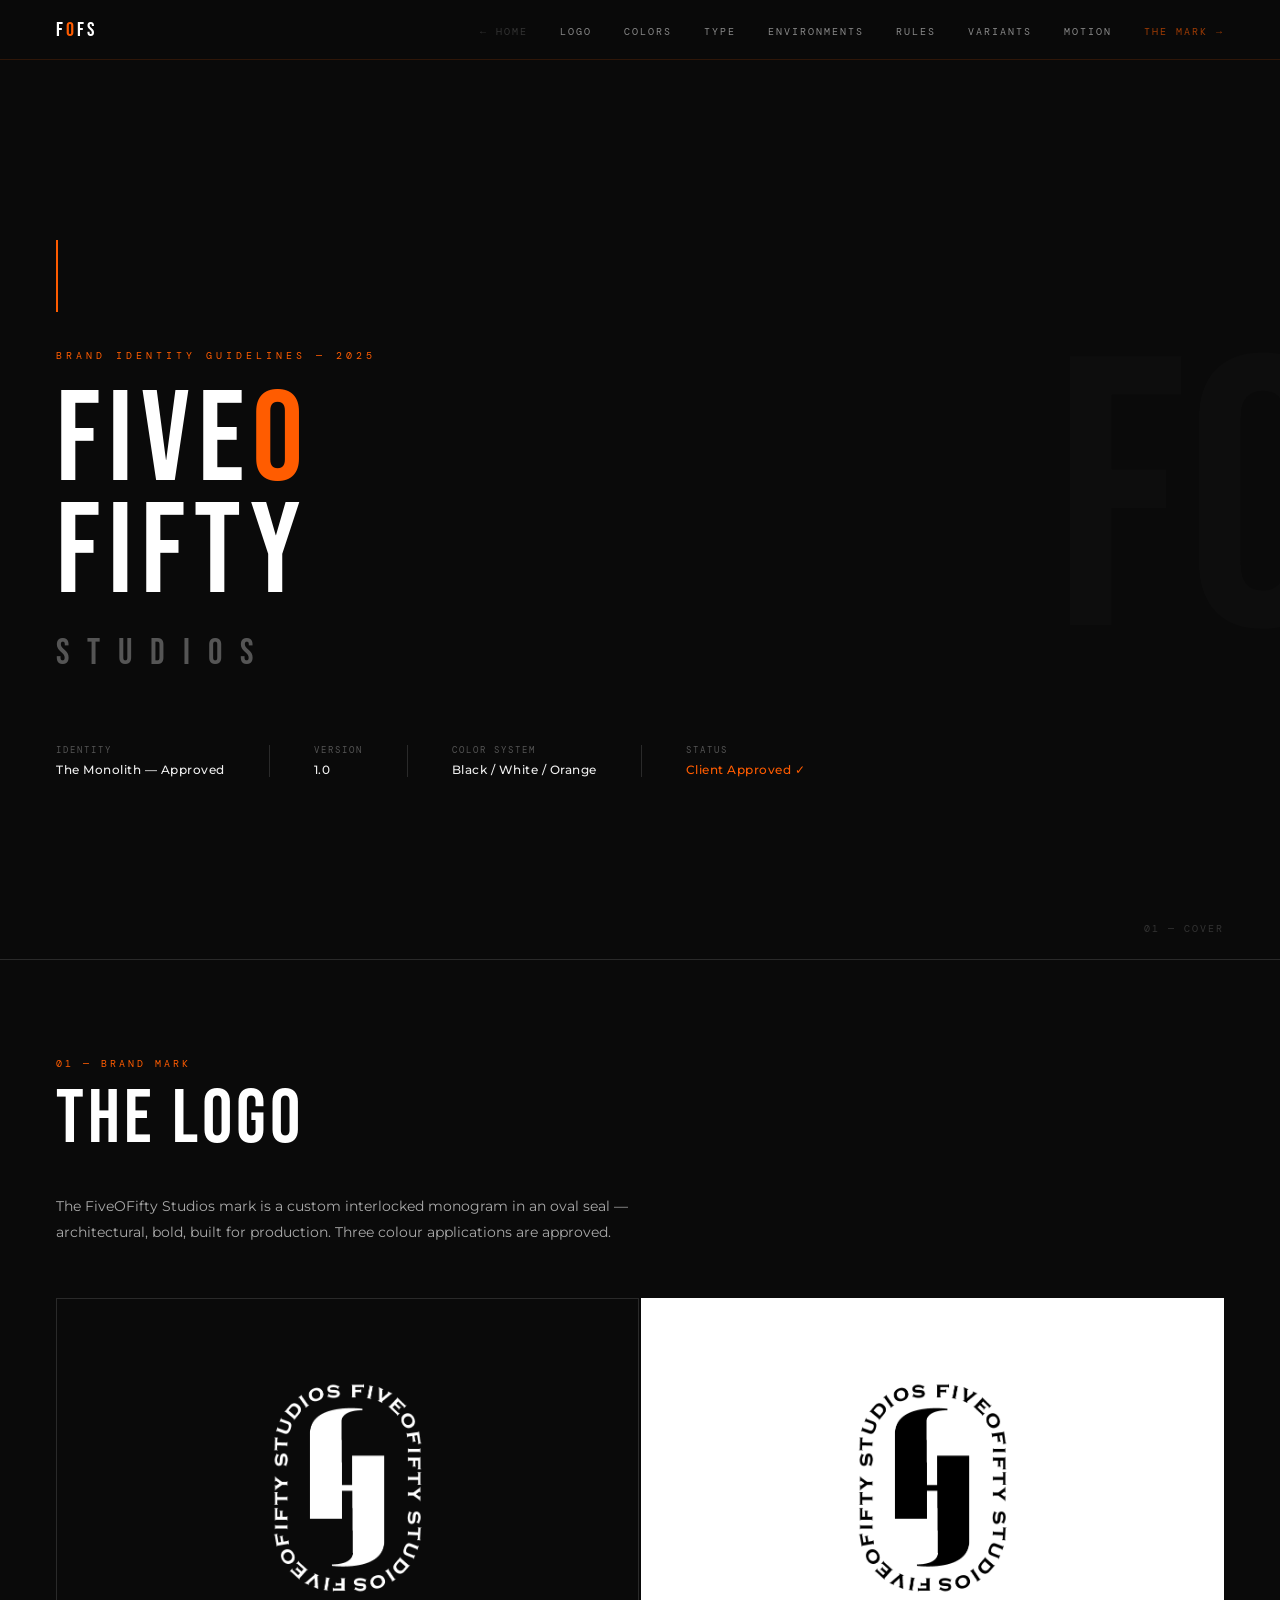
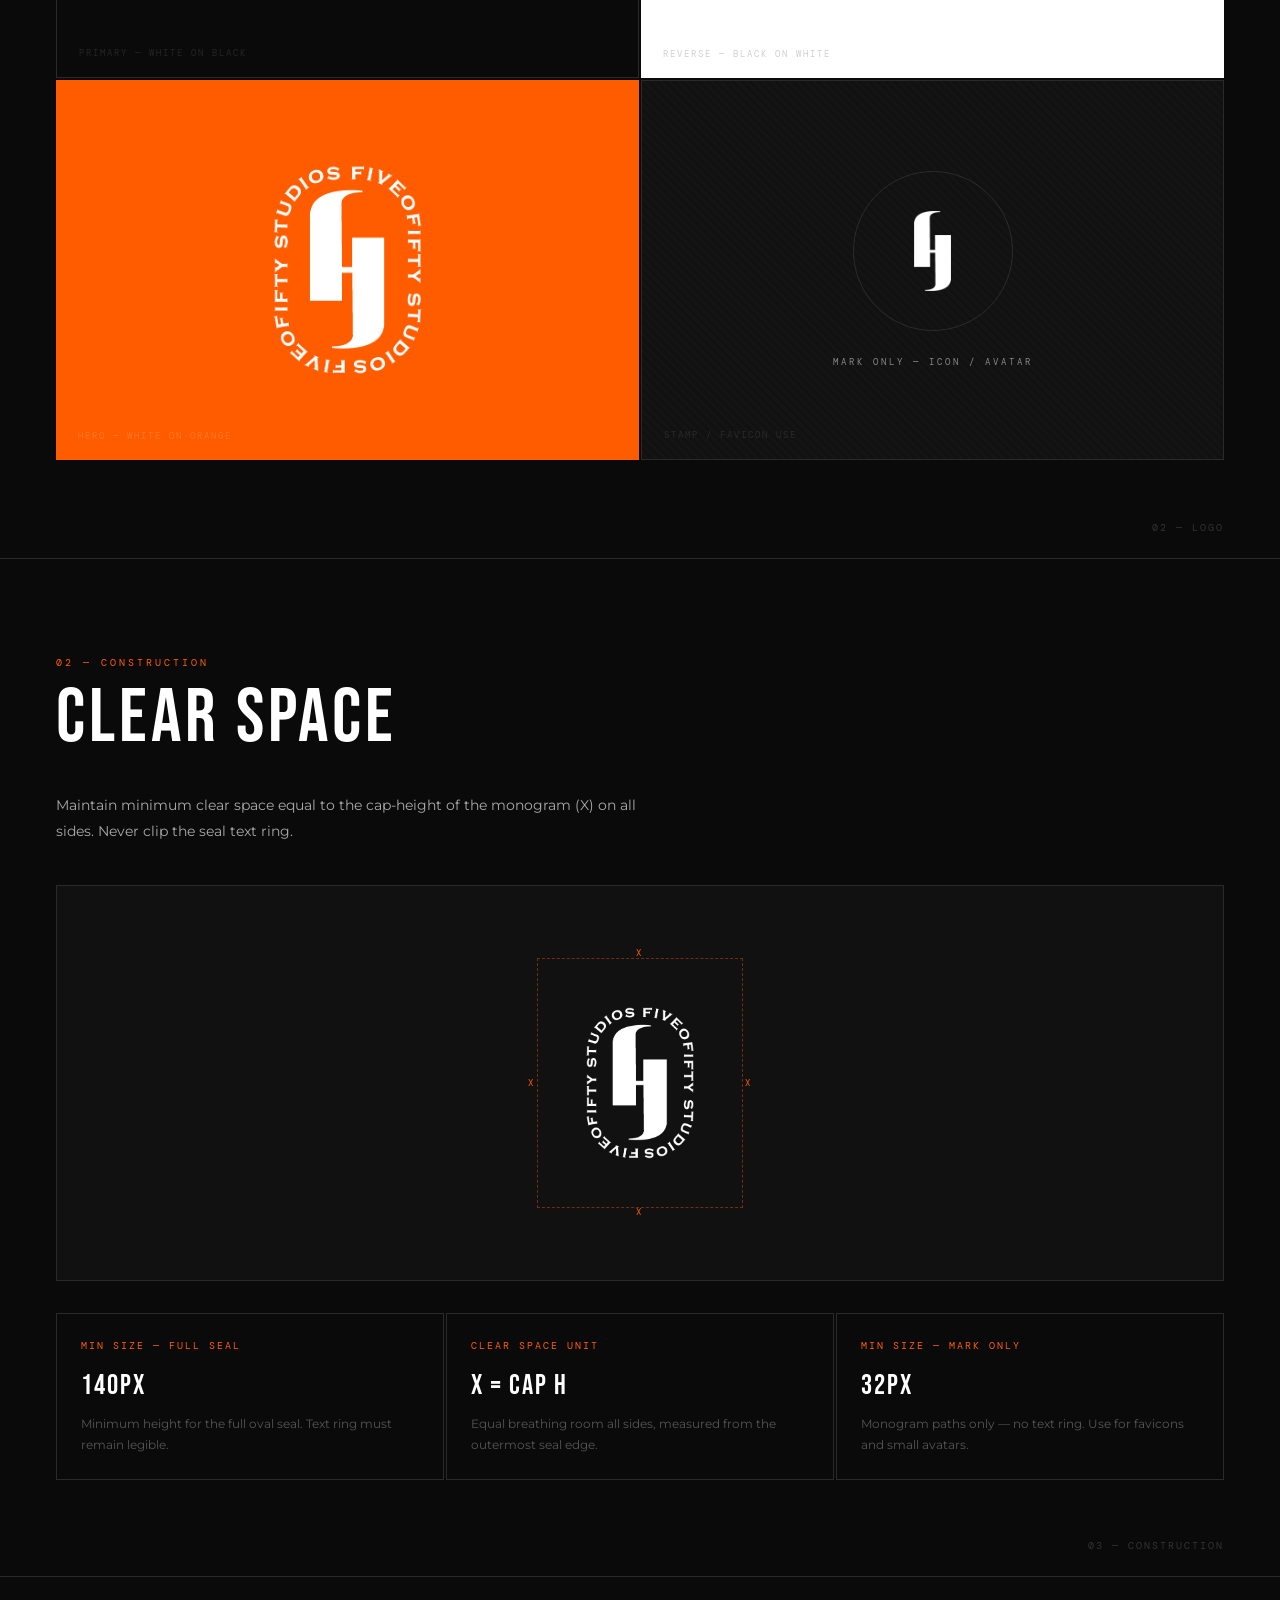
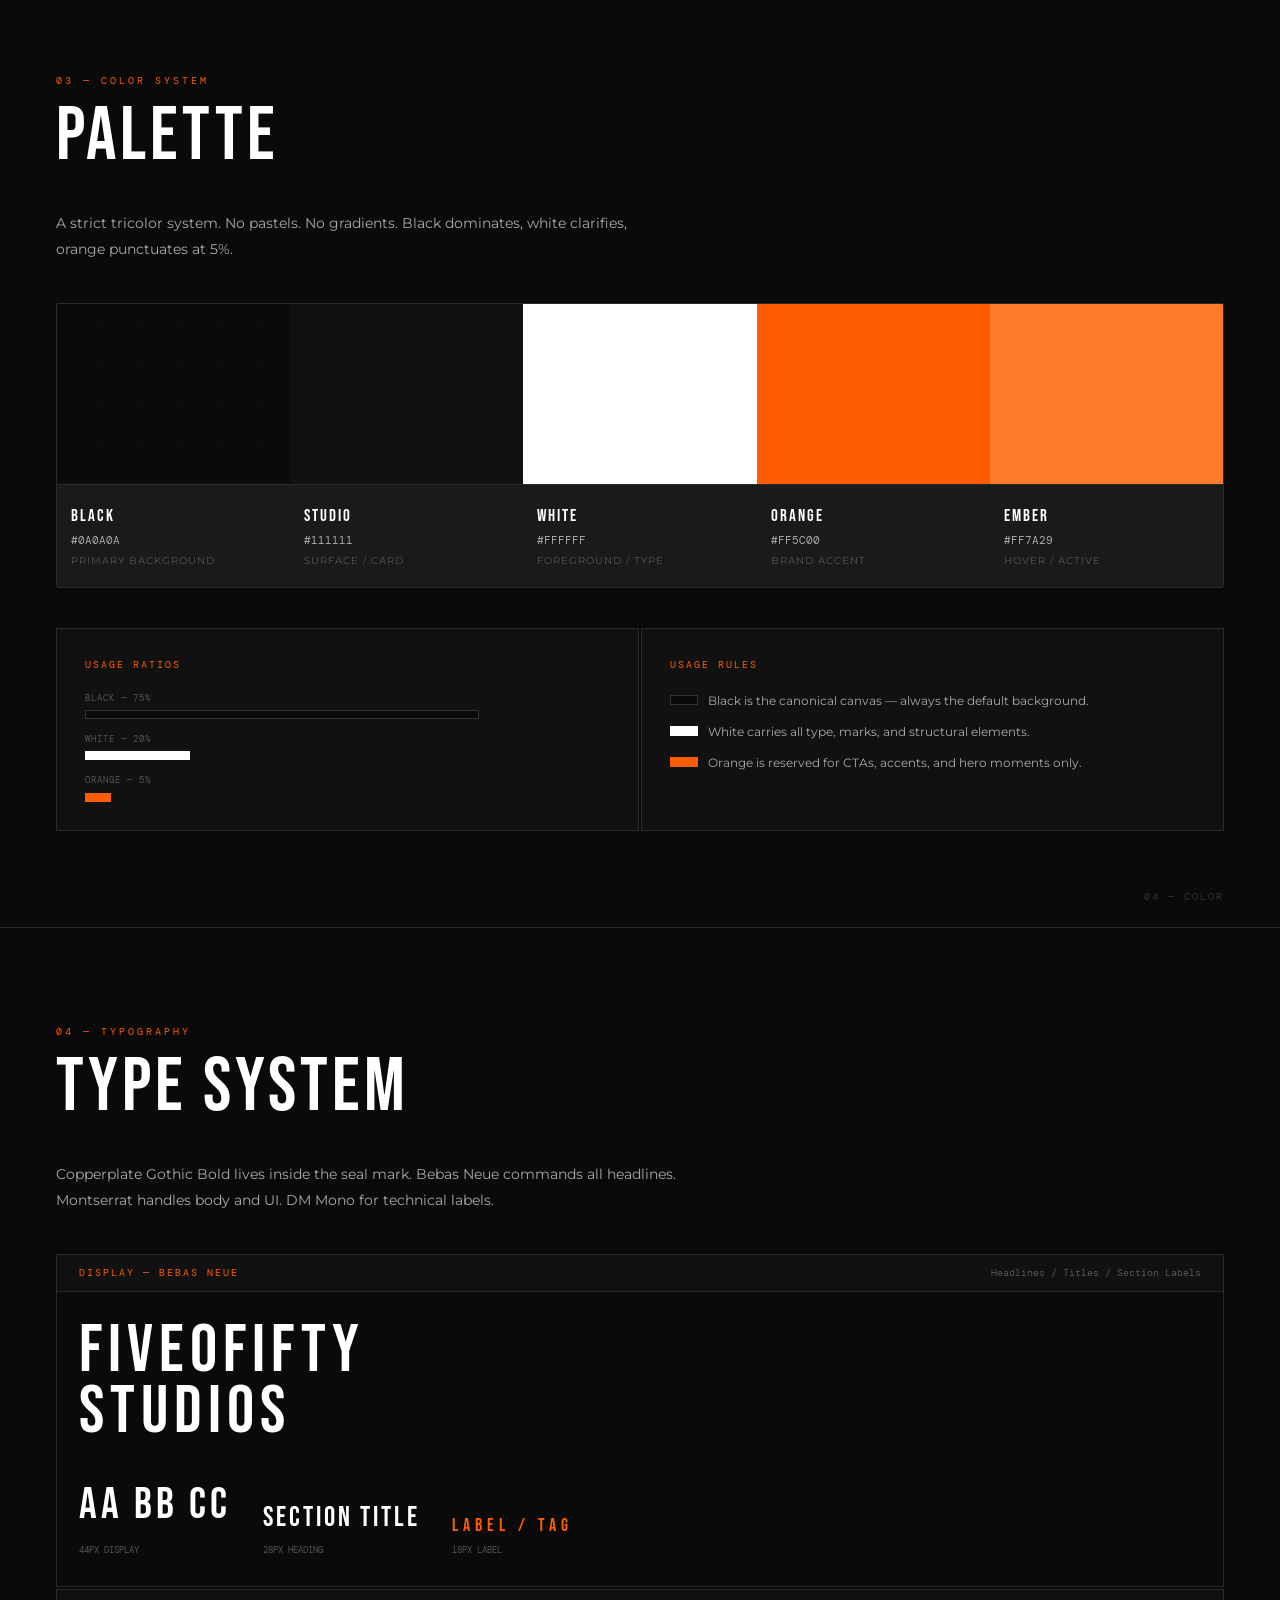
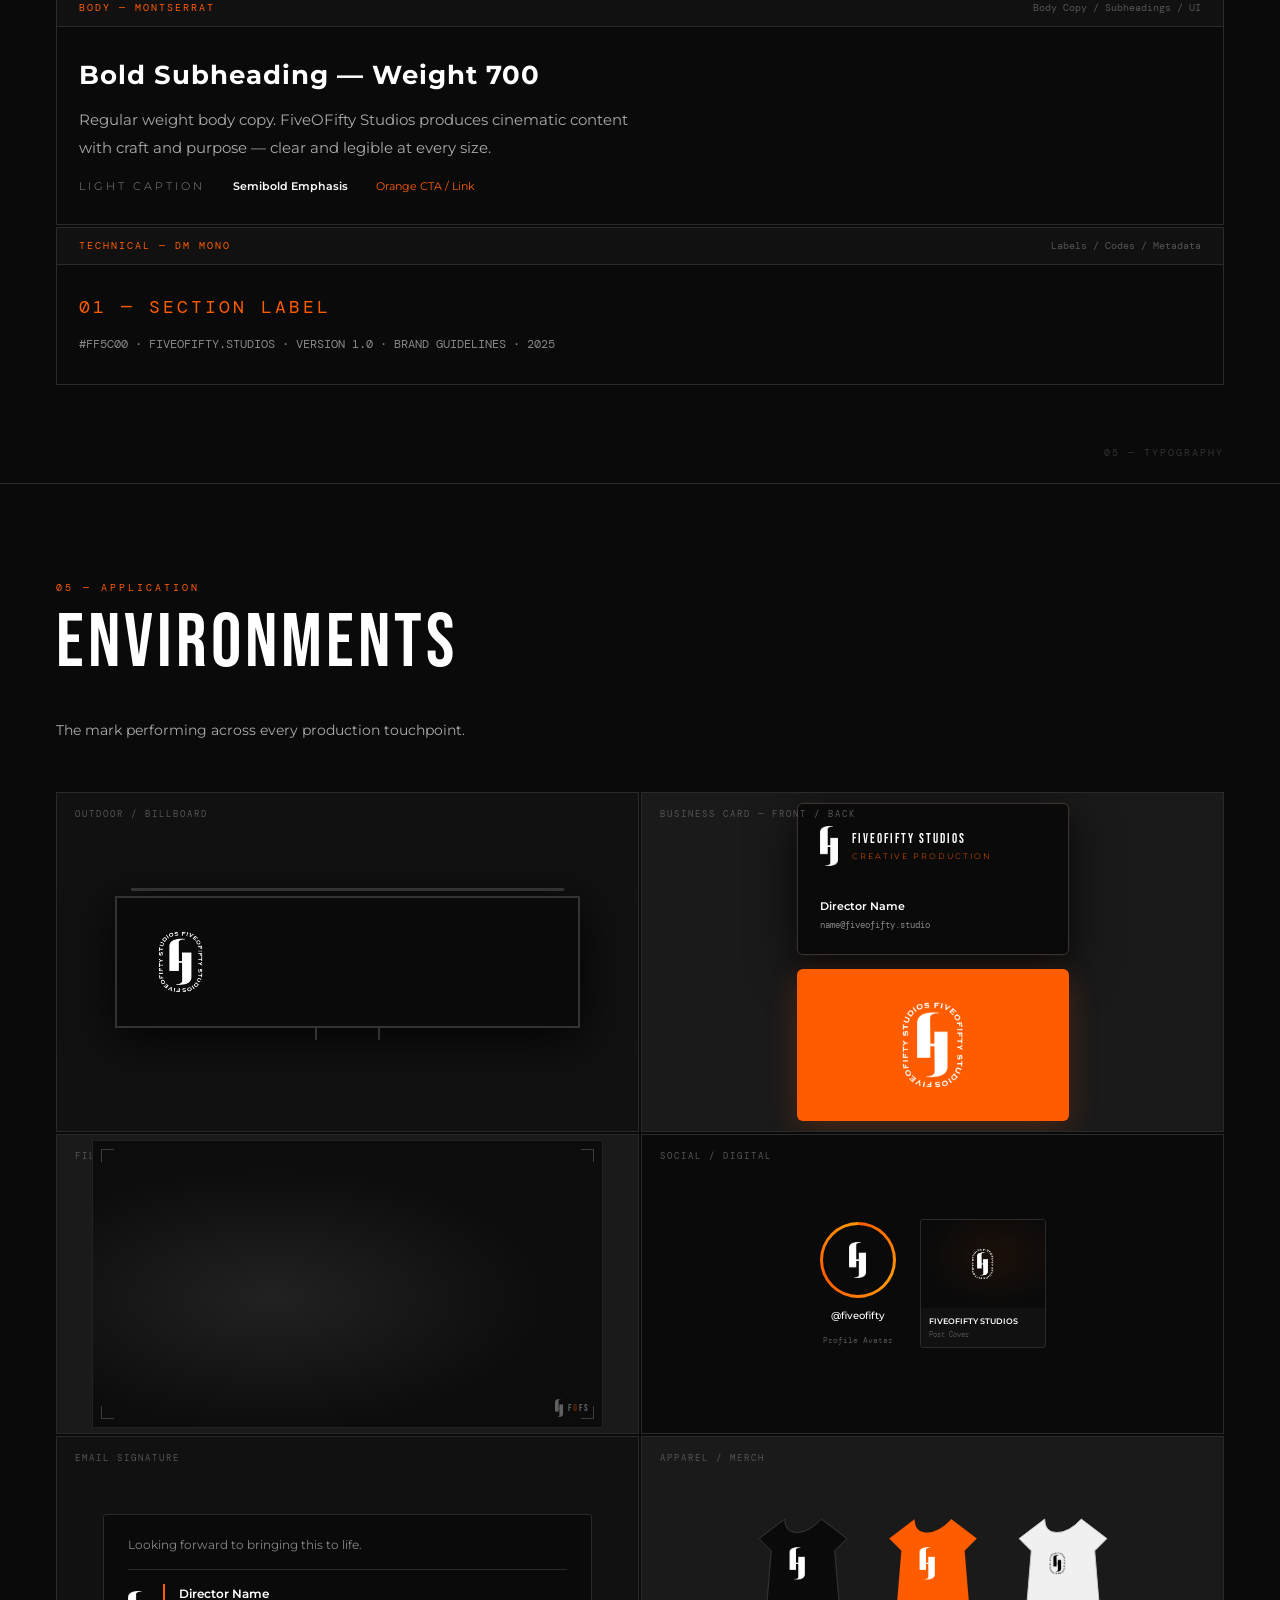
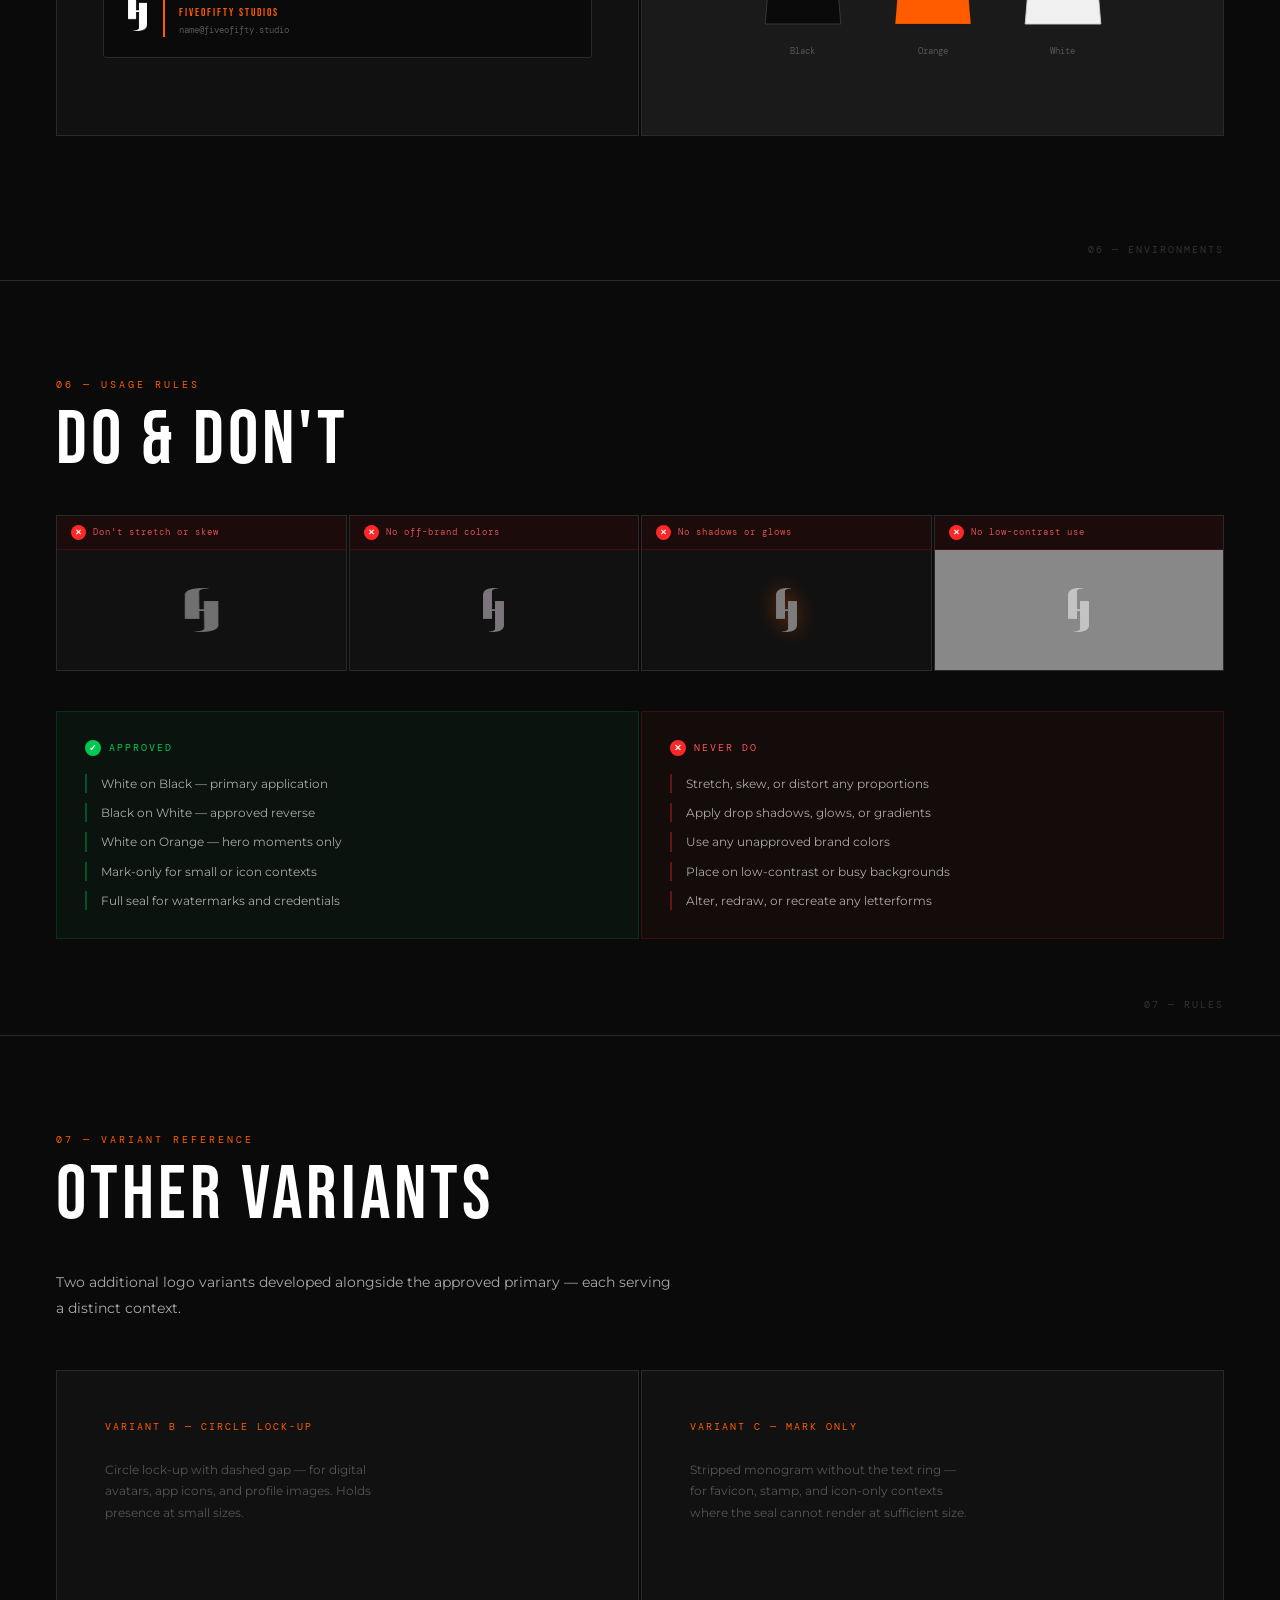
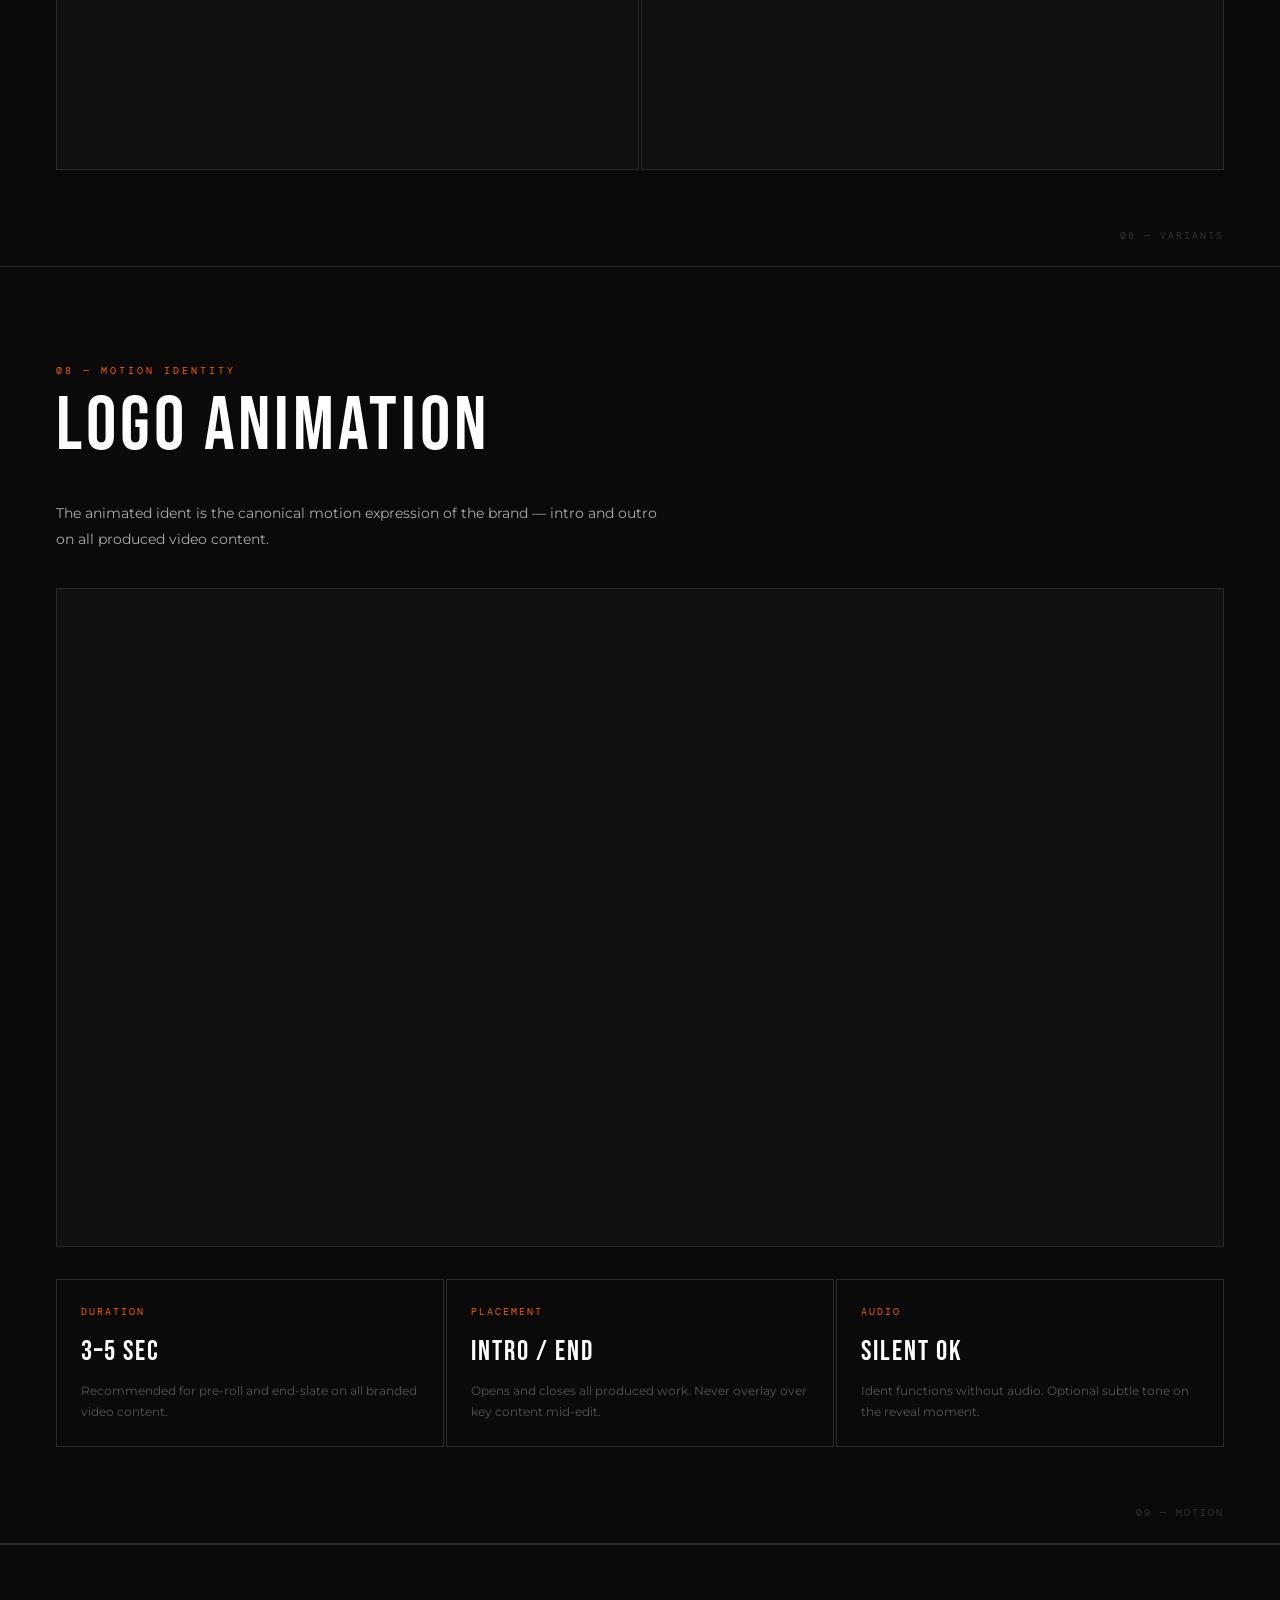
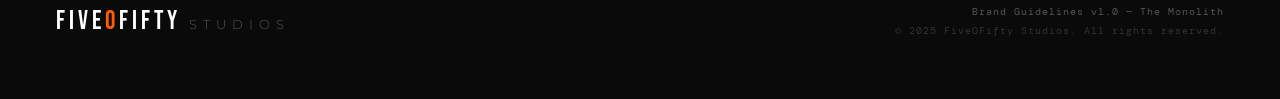
<file: monolith.html>
<!DOCTYPE html>
<html lang="en">
<head>
<meta charset="UTF-8">
<meta name="viewport" content="width=device-width, initial-scale=1.0">
<title>FiveOFifty Studios — The Monolith — Brand Guidelines v1.0</title>
<link href="https://fonts.googleapis.com/css2?family=Bebas+Neue&family=Montserrat:wght@300;400;500;600;700&family=DM+Mono:wght@300;400;500&display=swap" rel="stylesheet">
<style>
*,*::before,*::after{box-sizing:border-box;margin:0;padding:0}
:root{
  --black:#0A0A0A;
  --white:#FFFFFF;
  --orange:#FF5C00;
  --orange2:#FF7A29;
  --g900:#111111;
  --g800:#1A1A1A;
  --g700:#2A2A2A;
  --g600:#333333;
  --g500:#555555;
  --g400:#888888;
  --g300:#AAAAAA;
  --fd:'Bebas Neue',sans-serif;
  --fb:'Montserrat',sans-serif;
  --fm:'DM Mono',monospace;
}
html{scroll-behavior:smooth}
body{background:var(--black);color:var(--white);font-family:var(--fb);font-size:15px;line-height:1.6;overflow-x:hidden}

/* NAV */
nav{position:sticky;top:0;z-index:100;background:rgba(10,10,10,0.96);backdrop-filter:blur(20px);border-bottom:1px solid rgba(255,92,0,0.15);padding:0 56px;display:flex;align-items:center;justify-content:space-between;height:60px}
.nav-logo{font-family:var(--fd);font-size:20px;letter-spacing:3px}
.nav-logo span{color:var(--orange)}
.nav-links{display:flex;gap:32px;list-style:none}
.nav-links a{font-family:var(--fm);font-size:10px;letter-spacing:2px;text-transform:uppercase;color:var(--g400);text-decoration:none;transition:color .2s}
.nav-links a:hover{color:var(--orange)}
.nav-links a.nav-home{color:var(--g600)}
.nav-links a.nav-alt{color:var(--orange);opacity:.6}
.nav-links a.nav-alt:hover{opacity:1}

/* LAYOUT */
section{padding:96px 56px;border-bottom:1px solid var(--g700);position:relative}
.sec-label{font-family:var(--fm);font-size:10px;letter-spacing:3px;text-transform:uppercase;color:var(--orange);margin-bottom:10px}
.sec-title{font-family:var(--fd);font-size:clamp(44px,6vw,76px);letter-spacing:4px;line-height:1;margin-bottom:36px}
.desc{font-size:14px;color:var(--g300);line-height:1.85;max-width:620px}
.pg{position:absolute;bottom:22px;right:56px;font-family:var(--fm);font-size:10px;color:var(--g600);letter-spacing:2px}
.tag{font-family:var(--fm);font-size:10px;letter-spacing:2px;text-transform:uppercase;color:var(--orange)}
.obar{width:2px;height:72px;background:var(--orange);margin-bottom:36px}

/* COVER */
#cover{min-height:100vh;display:flex;flex-direction:column;justify-content:center;overflow:hidden}
.c-bg{position:absolute;right:-60px;top:50%;transform:translateY(-50%);font-family:var(--fd);font-size:30vw;color:rgba(255,255,255,0.012);line-height:1;pointer-events:none;user-select:none}
.c-hl{font-family:var(--fd);font-size:clamp(60px,10vw,132px);letter-spacing:8px;line-height:.88}
.c-hl .o{color:var(--orange)}
.c-sub{font-family:var(--fd);font-size:clamp(18px,3vw,36px);letter-spacing:18px;color:var(--g500);margin-bottom:60px}
.c-meta{display:flex;gap:44px;align-items:center}
.mi .lbl{font-family:var(--fm);font-size:9px;letter-spacing:2px;color:var(--g500);text-transform:uppercase;margin-bottom:3px}
.mi .val{font-size:12px;font-weight:500;color:#F0F0F0;letter-spacing:.5px}
.mdiv{width:1px;height:32px;background:var(--g700)}

/* LOGO GRID */
.logo-grid{display:grid;grid-template-columns:1fr 1fr;gap:2px;margin-bottom:2px}
.logo-cell{padding:72px 48px;display:flex;flex-direction:column;align-items:center;justify-content:center;position:relative;min-height:380px}
.lc-blk{background:var(--black);border:1px solid var(--g700)}
.lc-wht{background:var(--white)}
.lc-org{background:var(--orange)}
.lc-tex{background:var(--g900);border:1px solid var(--g700);background-image:repeating-linear-gradient(45deg,transparent,transparent 3px,rgba(255,255,255,0.012) 3px,rgba(255,255,255,0.012) 6px)}
.clbl{position:absolute;bottom:16px;left:22px;font-family:var(--fm);font-size:9px;letter-spacing:2px;text-transform:uppercase;opacity:.35}

/* ── CONSISTENT LOGO SIZES (MONOLITH) ─────────────────────────────────── */
/* Showcase: main 4-grid display cells */
.ls-showcase{height:220px;width:auto;max-width:100%;display:block}
/* Clear-space diagram */
.ls-clearspace{height:160px;width:auto;display:block}
/* Icon inside the circle in cell 4 */
.ls-icon-circle{height:80px;width:auto;display:block}
/* Environment — large (biz card back full seal) */
.ls-env-lg{height:90px;width:auto;display:block}
/* Environment — medium (billboard, social post) */
.ls-env-md{height:64px;width:auto;display:block;flex-shrink:0}
/* Environment — small (biz card front, email sig, social avatar) */
.ls-env-sm{height:40px;width:auto;display:block;flex-shrink:0}
/* Environment — micro (video watermark) */
.ls-env-xs{height:18px;width:auto;display:block}
/* Do/Don't cells */
.ls-dont{height:44px;width:auto;display:block}
/* Variant section */
.ls-variant{max-height:280px;width:auto;max-width:100%;display:block;object-fit:contain}
/* ─────────────────────────────────────────────────────────────────────── */

/* COLORS */
.color-row{display:grid;grid-template-columns:repeat(5,1fr);gap:0;border:1px solid var(--g700);overflow:hidden;border-radius:2px;margin-bottom:40px}
.sw-block{height:180px}
.sw-info{padding:18px 14px;background:var(--g800);border-top:1px solid var(--g700)}
.sw-name{font-family:var(--fd);font-size:17px;letter-spacing:2px;margin-bottom:2px}
.sw-hex{font-family:var(--fm);font-size:11px;color:var(--g300)}
.sw-role{font-size:10px;color:var(--g500);margin-top:3px;letter-spacing:1px;text-transform:uppercase}

/* TYPE */
.tb{border:1px solid var(--g700);margin-bottom:2px;overflow:hidden}
.tb-head{background:var(--g900);padding:10px 22px;display:flex;justify-content:space-between;align-items:center;border-bottom:1px solid var(--g700)}
.tb-body{padding:28px 22px}

/* ENV */
.env-grid{display:grid;grid-template-columns:1fr 1fr;gap:2px;margin-bottom:48px}
.env-cell{position:relative;min-height:300px;display:flex;align-items:center;justify-content:center;overflow:hidden}
.elbl{position:absolute;top:14px;left:18px;font-family:var(--fm);font-size:9px;letter-spacing:2px;text-transform:uppercase;color:var(--g500)}

/* DON'T */
.dont-grid{display:grid;grid-template-columns:repeat(4,1fr);gap:2px;margin-bottom:40px}
.dont-cell{border:1px solid var(--g700);overflow:hidden}
.dont-head{padding:9px 14px;background:rgba(255,40,40,0.07);border-bottom:1px solid rgba(255,40,40,0.15);display:flex;align-items:center;gap:7px}
.dont-x{width:15px;height:15px;background:#FF2828;border-radius:50%;display:flex;align-items:center;justify-content:center;font-size:8px;font-weight:700;color:white;flex-shrink:0}
.dont-r{font-family:var(--fm);font-size:9px;letter-spacing:1px;color:rgba(255,90,90,.85)}
.dont-vis{height:120px;display:flex;align-items:center;justify-content:center;padding:12px;background:var(--g900)}

/* UTILS */
.two{display:grid;grid-template-columns:1fr 1fr;gap:2px}
.three{display:grid;grid-template-columns:1fr 1fr 1fr;gap:2px}
.card{border:1px solid var(--g700);padding:24px}
.biz{width:272px;height:152px;background:var(--black);border:0.5px solid var(--g600);border-radius:6px;padding:22px;display:flex;flex-direction:column;justify-content:space-between}

/* Vimeo */
.vimeo-wrap{position:relative;width:100%;padding-top:56.25%;border:1px solid var(--g700);overflow:hidden;margin-bottom:32px;background:var(--g900)}
.vimeo-wrap iframe{position:absolute;top:0;left:0;width:100%;height:100%;border:none}

/* Animations */
@keyframes fadeUp{from{opacity:0;transform:translateY(24px)}to{opacity:1;transform:translateY(0)}}
.obar{animation:fadeUp .7s ease forwards}

/* ── RESPONSIVE ─────────────────────────────────────────── */
@media (max-width:900px){
  nav{padding:0 28px}
  section{padding:72px 32px}
  .pg{right:32px}
}
@media (max-width:768px){
  nav{height:auto;padding:12px 20px;flex-direction:column;align-items:flex-start;gap:8px}
  .nav-links{overflow-x:auto;flex-wrap:nowrap;gap:18px;width:100%;padding-bottom:2px;-webkit-overflow-scrolling:touch;scrollbar-width:none}
  .nav-links::-webkit-scrollbar{display:none}
  section{padding:56px 20px}
  .pg{right:20px;font-size:9px}
  .c-meta{flex-direction:column;gap:14px;align-items:flex-start}
  .mdiv{display:none}
  .c-sub{letter-spacing:8px}
  .logo-grid{grid-template-columns:1fr}
  .logo-cell{min-height:260px;padding:48px 24px}
  .env-grid{grid-template-columns:1fr}
  .two{grid-template-columns:1fr}
  .three{grid-template-columns:1fr 1fr}
  .dont-grid{grid-template-columns:1fr 1fr}
  .color-row{grid-template-columns:1fr 1fr 1fr}
  .ls-showcase{height:160px}
  .ls-clearspace{height:110px}
  .ls-variant{max-height:180px}
  .biz{width:100%;max-width:272px}
  .c-hl{font-size:clamp(52px,12vw,100px)}
}
@media (max-width:480px){
  nav{padding:10px 16px}
  section{padding:48px 16px}
  .pg{right:16px}
  .three{grid-template-columns:1fr}
  .dont-grid{grid-template-columns:1fr}
  .color-row{grid-template-columns:1fr 1fr}
  .ls-showcase{height:130px}
  .ls-clearspace{height:90px}
  .c-hl{font-size:clamp(44px,14vw,80px)}
  .c-sub{letter-spacing:6px}
  .sec-title{font-size:clamp(36px,9vw,56px)}
}
</style>
</head>
<body>

<!-- ── NAV ── -->
<nav>
  <div class="nav-logo">F<span>0</span>FS</div>
  <ul class="nav-links">
    <li><a href="index.html" class="nav-home">← Home</a></li>
    <li><a href="#logo">Logo</a></li>
    <li><a href="#colors">Colors</a></li>
    <li><a href="#type">Type</a></li>
    <li><a href="#env">Environments</a></li>
    <li><a href="#rules">Rules</a></li>
    <li><a href="#variants">Variants</a></li>
    <li><a href="#motion">Motion</a></li>
    <li><a href="mark.html" class="nav-alt">The Mark →</a></li>
  </ul>
</nav>

<!-- ── COVER ── -->
<section id="cover">
  <div class="c-bg">F0</div>
  <div class="obar"></div>
  <div style="font-family:var(--fm);font-size:10px;letter-spacing:4px;color:var(--orange);text-transform:uppercase;margin-bottom:22px">Brand Identity Guidelines — 2025</div>
  <div class="c-hl">FIVE<span class="o">O</span></div>
  <div class="c-hl">FIFTY</div>
  <div style="height:14px"></div>
  <div class="c-sub">STUDIOS</div>
  <div class="c-meta">
    <div class="mi"><div class="lbl">Identity</div><div class="val">The Monolith — Approved</div></div>
    <div class="mdiv"></div>
    <div class="mi"><div class="lbl">Version</div><div class="val">1.0</div></div>
    <div class="mdiv"></div>
    <div class="mi"><div class="lbl">Color System</div><div class="val">Black / White / Orange</div></div>
    <div class="mdiv"></div>
    <div class="mi"><div class="lbl">Status</div><div class="val" style="color:var(--orange)">Client Approved ✓</div></div>
  </div>
  <div class="pg">01 — COVER</div>
</section>

<!-- ── LOGO ── -->
<section id="logo">
  <div class="sec-label">01 — Brand Mark</div>
  <div class="sec-title">THE LOGO</div>
  <p class="desc" style="margin-bottom:52px">The FiveOFifty Studios mark is a custom interlocked monogram in an oval seal — architectural, bold, built for production. Three colour applications are approved.</p>

  <div class="logo-grid">

    <div class="logo-cell lc-blk">
      <img src="images/1.png" alt="FiveOFifty Studios Logo" class="ls-showcase">
      <div class="clbl" style="color:var(--g500)">Primary — White on Black</div>
    </div>

    <div class="logo-cell lc-wht">
      <img src="images/1 black.png" alt="FiveOFifty Studios Logo" class="ls-showcase">
      <div class="clbl" style="color:#777">Reverse — Black on White</div>
    </div>

    <div class="logo-cell lc-org">
      <img src="images/1.png" alt="FiveOFifty Studios Logo" class="ls-showcase">
      <div class="clbl" style="color:rgba(255,255,255,.45)">Hero — White on Orange</div>
    </div>

    <div class="logo-cell lc-tex">
      <div style="display:flex;flex-direction:column;align-items:center;gap:24px">
        <div style="width:160px;height:160px;border-radius:50%;border:1px solid rgba(255,255,255,0.1);display:flex;align-items:center;justify-content:center">
          <img src="images/1.1.png" alt="FiveOFifty Studios Mark" class="ls-icon-circle">
        </div>
        <div style="font-family:var(--fm);font-size:9px;letter-spacing:3px;color:var(--g400);text-transform:uppercase">Mark Only — Icon / Avatar</div>
      </div>
      <div class="clbl" style="color:var(--g500)">Stamp / Favicon Use</div>
    </div>

  </div>
  <div class="pg">02 — LOGO</div>
</section>

<!-- ── CLEAR SPACE ── -->
<section>
  <div class="sec-label">02 — Construction</div>
  <div class="sec-title">CLEAR SPACE</div>
  <p class="desc" style="margin-bottom:40px">Maintain minimum clear space equal to the cap-height of the monogram (X) on all sides. Never clip the seal text ring.</p>
  <div style="background:var(--g900);border:1px solid var(--g700);padding:72px;display:flex;align-items:center;justify-content:center;margin-bottom:32px">
    <div style="position:relative;padding:44px;border:1px dashed rgba(255,92,0,.4)">
      <div style="position:absolute;top:-13px;left:50%;transform:translateX(-50%);font-family:var(--fm);font-size:9px;color:var(--orange);letter-spacing:2px">X</div>
      <div style="position:absolute;bottom:-13px;left:50%;transform:translateX(-50%);font-family:var(--fm);font-size:9px;color:var(--orange);letter-spacing:2px">X</div>
      <div style="position:absolute;left:-10px;top:50%;transform:translateY(-50%);font-family:var(--fm);font-size:9px;color:var(--orange);letter-spacing:2px">X</div>
      <div style="position:absolute;right:-10px;top:50%;transform:translateY(-50%);font-family:var(--fm);font-size:9px;color:var(--orange);letter-spacing:2px">X</div>
      <img src="images/1.png" alt="FiveOFifty Studios Logo" class="ls-clearspace">
    </div>
  </div>
  <div class="three">
    <div class="card"><div class="tag" style="display:block;margin-bottom:10px">Min Size — Full Seal</div><div style="font-family:var(--fd);font-size:28px;letter-spacing:2px;margin-bottom:6px">140px</div><p style="font-size:12px;color:var(--g500);line-height:1.7">Minimum height for the full oval seal. Text ring must remain legible.</p></div>
    <div class="card"><div class="tag" style="display:block;margin-bottom:10px">Clear Space Unit</div><div style="font-family:var(--fd);font-size:28px;letter-spacing:2px;margin-bottom:6px">X = Cap H</div><p style="font-size:12px;color:var(--g500);line-height:1.7">Equal breathing room all sides, measured from the outermost seal edge.</p></div>
    <div class="card"><div class="tag" style="display:block;margin-bottom:10px">Min Size — Mark Only</div><div style="font-family:var(--fd);font-size:28px;letter-spacing:2px;margin-bottom:6px">32px</div><p style="font-size:12px;color:var(--g500);line-height:1.7">Monogram paths only — no text ring. Use for favicons and small avatars.</p></div>
  </div>
  <div class="pg">03 — CONSTRUCTION</div>
</section>

<!-- ── COLORS ── -->
<section id="colors">
  <div class="sec-label">03 — Color System</div>
  <div class="sec-title">PALETTE</div>
  <p class="desc" style="margin-bottom:40px">A strict tricolor system. No pastels. No gradients. Black dominates, white clarifies, orange punctuates at 5%.</p>
  <div class="color-row">
    <div>
      <div class="sw-block" style="background:#0A0A0A;position:relative;overflow:hidden"><div style="position:absolute;inset:0;background-image:repeating-linear-gradient(0deg,rgba(255,255,255,0.016) 0,rgba(255,255,255,0.016) 1px,transparent 1px,transparent 40px),repeating-linear-gradient(90deg,rgba(255,255,255,0.016) 0,rgba(255,255,255,0.016) 1px,transparent 1px,transparent 40px)"></div></div>
      <div class="sw-info"><div class="sw-name">Black</div><div class="sw-hex">#0A0A0A</div><div class="sw-role">Primary Background</div></div>
    </div>
    <div>
      <div class="sw-block" style="background:#111111"></div>
      <div class="sw-info"><div class="sw-name">Studio</div><div class="sw-hex">#111111</div><div class="sw-role">Surface / Card</div></div>
    </div>
    <div>
      <div class="sw-block" style="background:#FFFFFF"></div>
      <div class="sw-info"><div class="sw-name" style="color:#fff">White</div><div class="sw-hex">#FFFFFF</div><div class="sw-role">Foreground / Type</div></div>
    </div>
    <div>
      <div class="sw-block" style="background:#FF5C00;position:relative;overflow:hidden"><div style="position:absolute;inset:0;background:repeating-linear-gradient(45deg,rgba(0,0,0,0.04) 0,rgba(0,0,0,0.04) 1px,transparent 0,transparent 50%);background-size:8px 8px"></div></div>
      <div class="sw-info"><div class="sw-name">Orange</div><div class="sw-hex">#FF5C00</div><div class="sw-role">Brand Accent</div></div>
    </div>
    <div>
      <div class="sw-block" style="background:#FF7A29"></div>
      <div class="sw-info"><div class="sw-name">Ember</div><div class="sw-hex">#FF7A29</div><div class="sw-role">Hover / Active</div></div>
    </div>
  </div>
  <div class="two">
    <div style="background:var(--g900);border:1px solid var(--g700);padding:28px">
      <div class="tag" style="display:block;margin-bottom:18px">Usage Ratios</div>
      <div style="margin-bottom:13px"><div style="font-family:var(--fm);font-size:9px;color:var(--g500);margin-bottom:5px;letter-spacing:1px">BLACK — 75%</div><div style="height:9px;background:var(--black);border:1px solid var(--g600);width:75%"></div></div>
      <div style="margin-bottom:13px"><div style="font-family:var(--fm);font-size:9px;color:var(--g500);margin-bottom:5px;letter-spacing:1px">WHITE — 20%</div><div style="height:9px;background:white;width:20%"></div></div>
      <div><div style="font-family:var(--fm);font-size:9px;color:var(--g500);margin-bottom:5px;letter-spacing:1px">ORANGE — 5%</div><div style="height:9px;background:var(--orange);width:5%"></div></div>
    </div>
    <div style="background:var(--g900);border:1px solid var(--g700);padding:28px">
      <div class="tag" style="display:block;margin-bottom:18px">Usage Rules</div>
      <div style="display:flex;flex-direction:column;gap:12px">
        <div style="display:flex;gap:10px;align-items:flex-start"><div style="width:28px;height:10px;background:var(--black);border:1px solid var(--g600);flex-shrink:0;margin-top:4px"></div><div style="font-size:12px;color:var(--g300)">Black is the canonical canvas — always the default background.</div></div>
        <div style="display:flex;gap:10px;align-items:flex-start"><div style="width:28px;height:10px;background:white;flex-shrink:0;margin-top:4px"></div><div style="font-size:12px;color:var(--g300)">White carries all type, marks, and structural elements.</div></div>
        <div style="display:flex;gap:10px;align-items:flex-start"><div style="width:28px;height:10px;background:var(--orange);flex-shrink:0;margin-top:4px"></div><div style="font-size:12px;color:var(--g300)">Orange is reserved for CTAs, accents, and hero moments only.</div></div>
      </div>
    </div>
  </div>
  <div class="pg">04 — COLOR</div>
</section>

<!-- ── TYPE ── -->
<section id="type">
  <div class="sec-label">04 — Typography</div>
  <div class="sec-title">TYPE SYSTEM</div>
  <p class="desc" style="margin-bottom:40px">Copperplate Gothic Bold lives inside the seal mark. Bebas Neue commands all headlines. Montserrat handles body and UI. DM Mono for technical labels.</p>
  <div class="tb">
    <div class="tb-head"><span class="tag">Display — Bebas Neue</span><span style="font-family:var(--fm);font-size:10px;color:var(--g500)">Headlines / Titles / Section Labels</span></div>
    <div class="tb-body">
      <div style="font-family:var(--fd);font-size:68px;letter-spacing:6px;line-height:.9;margin-bottom:28px">FIVEOFIFTY<br>STUDIOS</div>
      <div style="display:flex;gap:32px;flex-wrap:wrap;align-items:flex-end">
        <div><div style="font-family:var(--fd);font-size:44px;letter-spacing:4px">Aa Bb Cc</div><div style="font-family:var(--fm);font-size:9px;color:var(--g500);margin-top:3px">44PX DISPLAY</div></div>
        <div><div style="font-family:var(--fd);font-size:28px;letter-spacing:3px">Section Title</div><div style="font-family:var(--fm);font-size:9px;color:var(--g500);margin-top:3px">28PX HEADING</div></div>
        <div><div style="font-family:var(--fd);font-size:18px;letter-spacing:5px;color:var(--orange)">LABEL / TAG</div><div style="font-family:var(--fm);font-size:9px;color:var(--g500);margin-top:3px">18PX LABEL</div></div>
      </div>
    </div>
  </div>
  <div class="tb">
    <div class="tb-head"><span class="tag">Body — Montserrat</span><span style="font-family:var(--fm);font-size:10px;color:var(--g500)">Body Copy / Subheadings / UI</span></div>
    <div class="tb-body">
      <div style="font-family:var(--fb);font-size:26px;font-weight:700;letter-spacing:1px;margin-bottom:10px">Bold Subheading — Weight 700</div>
      <div style="font-family:var(--fb);font-size:15px;color:var(--g300);line-height:1.85;max-width:580px;margin-bottom:16px">Regular weight body copy. FiveOFifty Studios produces cinematic content with craft and purpose — clear and legible at every size.</div>
      <div style="display:flex;gap:28px;flex-wrap:wrap">
        <span style="font-family:var(--fb);font-size:11px;font-weight:300;letter-spacing:3px;text-transform:uppercase;color:var(--g400)">LIGHT CAPTION</span>
        <span style="font-family:var(--fb);font-size:11px;font-weight:600">Semibold Emphasis</span>
        <span style="font-family:var(--fb);font-size:11px;color:var(--orange)">Orange CTA / Link</span>
      </div>
    </div>
  </div>
  <div class="tb">
    <div class="tb-head"><span class="tag">Technical — DM Mono</span><span style="font-family:var(--fm);font-size:10px;color:var(--g500)">Labels / Codes / Metadata</span></div>
    <div class="tb-body">
      <div style="font-family:var(--fm);font-size:18px;color:var(--orange);letter-spacing:3px;margin-bottom:12px">01 — SECTION LABEL</div>
      <div style="font-family:var(--fm);font-size:12px;color:var(--g400);line-height:1.9">#FF5C00 · FIVEOFIFTY.STUDIOS · VERSION 1.0 · BRAND GUIDELINES · 2025</div>
    </div>
  </div>
  <div class="pg">05 — TYPOGRAPHY</div>
</section>

<!-- ── ENVIRONMENTS ── -->
<section id="env">
  <div class="sec-label">05 — Application</div>
  <div class="sec-title">ENVIRONMENTS</div>
  <p class="desc" style="margin-bottom:48px">The mark performing across every production touchpoint.</p>
  <div class="env-grid">

    <div class="env-cell" style="background:var(--g900);border:1px solid var(--g700);min-height:340px">
      <div class="elbl">Outdoor / Billboard</div>
      <div style="width:80%;background:var(--black);border:2px solid var(--g600);padding:32px 40px;display:flex;align-items:center;gap:20px;position:relative;box-shadow:0 10px 48px rgba(0,0,0,.9)">
        <div style="position:absolute;top:-10px;left:14px;right:14px;height:3px;background:var(--g600);border-radius:1px"></div>
        <div style="position:absolute;bottom:-14px;left:43%;width:2px;height:14px;background:var(--g600)"></div>
        <div style="position:absolute;bottom:-14px;right:43%;width:2px;height:14px;background:var(--g600)"></div>
        <img src="images/1.png" alt="" class="ls-env-md">
      </div>
    </div>

    <div class="env-cell" style="background:var(--g800);border:1px solid var(--g700);flex-direction:column;gap:14px">
      <div class="elbl">Business Card — Front / Back</div>
      <div class="biz" style="box-shadow:0 12px 48px rgba(0,0,0,.8),0 0 0 0.5px rgba(255,92,0,.18)">
        <div style="display:flex;align-items:center;gap:14px">
          <img src="images/1.1.png" alt="" class="ls-env-sm">
          <div>
            <div style="font-family:var(--fd);font-size:13px;letter-spacing:2px">FIVEOFIFTY STUDIOS</div>
            <div style="font-family:var(--fb);font-size:8px;font-weight:300;letter-spacing:2px;color:var(--orange);margin-top:1px">CREATIVE PRODUCTION</div>
          </div>
        </div>
        <div>
          <div style="font-family:var(--fb);font-size:11px;font-weight:600">Director Name</div>
          <div style="font-family:var(--fm);font-size:9px;color:var(--g400);margin-top:2px">name@fiveofifty.studio</div>
        </div>
      </div>
      <div style="width:272px;height:152px;background:var(--orange);border-radius:6px;display:flex;align-items:center;justify-content:center;box-shadow:0 8px 32px rgba(255,92,0,.2)">
        <img src="images/1.png" alt="" class="ls-env-lg">
      </div>
    </div>

    <div class="env-cell" style="background:var(--g800);border:1px solid var(--g700)">
      <div class="elbl">Film / Video Watermark</div>
      <div style="width:88%;aspect-ratio:16/9;background:#0c0c0c;position:relative;overflow:hidden;border:1px solid #222">
        <div style="position:absolute;inset:0;background:radial-gradient(ellipse at 35% 55%,rgba(55,55,55,.5),transparent 60%)"></div>
        <div style="position:absolute;top:8px;left:8px;width:13px;height:13px;border-top:1.5px solid rgba(255,255,255,.2);border-left:1.5px solid rgba(255,255,255,.2)"></div>
        <div style="position:absolute;top:8px;right:8px;width:13px;height:13px;border-top:1.5px solid rgba(255,255,255,.2);border-right:1.5px solid rgba(255,255,255,.2)"></div>
        <div style="position:absolute;bottom:8px;left:8px;width:13px;height:13px;border-bottom:1.5px solid rgba(255,255,255,.2);border-left:1.5px solid rgba(255,255,255,.2)"></div>
        <div style="position:absolute;bottom:8px;right:8px;width:13px;height:13px;border-bottom:1.5px solid rgba(255,255,255,.2);border-right:1.5px solid rgba(255,255,255,.2)"></div>
        <div style="position:absolute;bottom:10px;right:12px;display:flex;align-items:center;gap:5px;opacity:.35">
          <img src="images/1.1.png" alt="" class="ls-env-xs">
          <span style="font-family:var(--fd);font-size:10px;letter-spacing:2px">F<span style="color:var(--orange)">O</span>FS</span>
        </div>
      </div>
    </div>

    <div class="env-cell" style="background:var(--black);border:1px solid var(--g700)">
      <div class="elbl">Social / Digital</div>
      <div style="display:flex;gap:24px;align-items:center">
        <div style="display:flex;flex-direction:column;align-items:center;gap:10px">
          <div style="padding:3px;background:conic-gradient(var(--orange) 0deg,#FF9A00 120deg,var(--orange) 240deg,#FF9A00 360deg);border-radius:50%">
            <div style="width:70px;height:70px;border-radius:50%;background:var(--black);display:flex;align-items:center;justify-content:center;border:2px solid var(--black)">
              <img src="images/1.1.png" alt="" class="ls-env-sm" style="height:36px">
            </div>
          </div>
          <div style="font-size:10px;font-weight:500">@fiveofifty</div>
          <div style="font-family:var(--fm);font-size:8px;color:var(--g500)">Profile Avatar</div>
        </div>
        <div style="width:126px;background:var(--g900);border:1px solid var(--g700);border-radius:3px;overflow:hidden">
          <div style="height:88px;background:var(--black);display:flex;align-items:center;justify-content:center;position:relative">
            <div style="position:absolute;inset:0;background:radial-gradient(ellipse at 60% 40%,rgba(255,92,0,.07),transparent 70%)"></div>
            <img src="images/1.png" alt="" style="height:32px;width:auto;display:block;position:relative">
          </div>
          <div style="padding:7px 8px"><div style="font-size:8px;font-weight:600">FIVEOFIFTY STUDIOS</div><div style="font-family:var(--fm);font-size:7px;color:var(--g500);margin-top:1px">Post Cover</div></div>
        </div>
      </div>
    </div>

    <div class="env-cell" style="background:var(--g900);border:1px solid var(--g700)">
      <div class="elbl">Email Signature</div>
      <div style="width:84%;background:var(--black);border:1px solid var(--g700);border-radius:3px;padding:20px 24px">
        <div style="font-size:12px;color:var(--g400);line-height:1.7;margin-bottom:14px;padding-bottom:14px;border-bottom:1px solid var(--g700)">Looking forward to bringing this to life.</div>
        <div style="display:flex;gap:16px;align-items:center">
          <img src="images/1.1.png" alt="" class="ls-env-sm">
          <div style="border-left:2px solid var(--orange);padding-left:14px">
            <div style="font-size:12px;font-weight:600">Director Name</div>
            <div style="font-family:var(--fd);font-size:11px;letter-spacing:2px;color:var(--orange);margin-top:1px">FIVEOFIFTY STUDIOS</div>
            <div style="font-family:var(--fm);font-size:9px;color:var(--g500);margin-top:1px">name@fiveofifty.studio</div>
          </div>
        </div>
      </div>
    </div>

    <div class="env-cell" style="background:var(--g800);border:1px solid var(--g700)">
      <div class="elbl">Apparel / Merch</div>
      <div style="display:flex;gap:20px;align-items:flex-end">
        <div style="text-align:center">
          <svg viewBox="0 0 180 200" width="110" height="122" fill="none"><path d="M60 10 L18 42 L38 62 L28 182 H152 L142 62 L162 42 L120 10 Q100 32 80 32 Q60 32 60 10Z" fill="#0A0A0A" stroke="#3a3a3a" stroke-width="1.5"/>
          <image href="images/1.1.png" x="67" y="56" width="27" height="53"/></svg>
          <div style="font-family:var(--fm);font-size:9px;color:var(--g500);margin-top:2px">Black</div>
        </div>
        <div style="text-align:center">
          <svg viewBox="0 0 180 200" width="110" height="122" fill="none"><path d="M60 10 L18 42 L38 62 L28 182 H152 L142 62 L162 42 L120 10 Q100 32 80 32 Q60 32 60 10Z" fill="#FF5C00" stroke="rgba(0,0,0,0.15)" stroke-width="1.5"/>
          <image href="images/1.1.png" x="67" y="56" width="27" height="53"/></svg>
          <div style="font-family:var(--fm);font-size:9px;color:var(--g500);margin-top:2px">Orange</div>
        </div>
        <div style="text-align:center">
          <svg viewBox="0 0 180 200" width="110" height="122" fill="none"><path d="M60 10 L18 42 L38 62 L28 182 H152 L142 62 L162 42 L120 10 Q100 32 80 32 Q60 32 60 10Z" fill="#F0F0F0" stroke="#ccc" stroke-width="1.5"/>
          <image href="images/1%20black.png" x="67" y="56" width="27" height="53"/></svg>
          <div style="font-family:var(--fm);font-size:9px;color:var(--g500);margin-top:2px">White</div>
        </div>
      </div>
    </div>

  </div>
  <div class="pg">06 — ENVIRONMENTS</div>
</section>

<!-- ── DO & DON'T ── -->
<section id="rules">
  <div class="sec-label">06 — Usage Rules</div>
  <div class="sec-title">DO & DON'T</div>
  <div class="dont-grid">
    <div class="dont-cell">
      <div class="dont-head"><div class="dont-x">✕</div><span class="dont-r">Don't stretch or skew</span></div>
      <div class="dont-vis"><img src="images/1.1.png" class="ls-dont" style="transform:scaleX(1.6);opacity:.4"></div>
    </div>
    <div class="dont-cell">
      <div class="dont-head"><div class="dont-x">✕</div><span class="dont-r">No off-brand colors</span></div>
      <div class="dont-vis"><img src="images/1.1.png" class="ls-dont" style="opacity:.45;filter:sepia(1) saturate(4) hue-rotate(215deg)"></div>
    </div>
    <div class="dont-cell">
      <div class="dont-head"><div class="dont-x">✕</div><span class="dont-r">No shadows or glows</span></div>
      <div class="dont-vis"><div style="filter:drop-shadow(0 0 10px rgba(255,92,0,.9));opacity:.45"><img src="images/1.1.png" class="ls-dont"></div></div>
    </div>
    <div class="dont-cell">
      <div class="dont-head"><div class="dont-x">✕</div><span class="dont-r">No low-contrast use</span></div>
      <div class="dont-vis" style="background:#888"><img src="images/1.1.png" class="ls-dont" style="opacity:.5"></div>
    </div>
  </div>
  <div class="two">
    <div style="background:rgba(0,210,80,.04);border:1px solid rgba(0,200,80,.16);padding:28px">
      <div style="display:flex;align-items:center;gap:8px;margin-bottom:18px"><div style="width:16px;height:16px;background:#00C853;border-radius:50%;display:flex;align-items:center;justify-content:center;font-size:9px;font-weight:700;color:white;flex-shrink:0">✓</div><div style="font-family:var(--fm);font-size:10px;color:#00C853;letter-spacing:2px;text-transform:uppercase">Approved</div></div>
      <div style="display:flex;flex-direction:column;gap:10px">
        <div style="font-size:12px;color:var(--g300);padding-left:14px;border-left:2px solid rgba(0,200,80,.35)">White on Black — primary application</div>
        <div style="font-size:12px;color:var(--g300);padding-left:14px;border-left:2px solid rgba(0,200,80,.35)">Black on White — approved reverse</div>
        <div style="font-size:12px;color:var(--g300);padding-left:14px;border-left:2px solid rgba(0,200,80,.35)">White on Orange — hero moments only</div>
        <div style="font-size:12px;color:var(--g300);padding-left:14px;border-left:2px solid rgba(0,200,80,.35)">Mark-only for small or icon contexts</div>
        <div style="font-size:12px;color:var(--g300);padding-left:14px;border-left:2px solid rgba(0,200,80,.35)">Full seal for watermarks and credentials</div>
      </div>
    </div>
    <div style="background:rgba(255,40,40,.04);border:1px solid rgba(255,40,40,.16);padding:28px">
      <div style="display:flex;align-items:center;gap:8px;margin-bottom:18px"><div style="width:16px;height:16px;background:#FF2828;border-radius:50%;display:flex;align-items:center;justify-content:center;font-size:9px;font-weight:700;color:white;flex-shrink:0">✕</div><div style="font-family:var(--fm);font-size:10px;color:#FF5050;letter-spacing:2px;text-transform:uppercase">Never Do</div></div>
      <div style="display:flex;flex-direction:column;gap:10px">
        <div style="font-size:12px;color:var(--g300);padding-left:14px;border-left:2px solid rgba(255,40,40,.35)">Stretch, skew, or distort any proportions</div>
        <div style="font-size:12px;color:var(--g300);padding-left:14px;border-left:2px solid rgba(255,40,40,.35)">Apply drop shadows, glows, or gradients</div>
        <div style="font-size:12px;color:var(--g300);padding-left:14px;border-left:2px solid rgba(255,40,40,.35)">Use any unapproved brand colors</div>
        <div style="font-size:12px;color:var(--g300);padding-left:14px;border-left:2px solid rgba(255,40,40,.35)">Place on low-contrast or busy backgrounds</div>
        <div style="font-size:12px;color:var(--g300);padding-left:14px;border-left:2px solid rgba(255,40,40,.35)">Alter, redraw, or recreate any letterforms</div>
      </div>
    </div>
  </div>
  <div class="pg">07 — RULES</div>
</section>

<!-- ── VARIANTS ── -->
<section id="variants">
  <div class="sec-label">07 — Variant Reference</div>
  <div class="sec-title">OTHER VARIANTS</div>
  <p class="desc" style="margin-bottom:48px">Two additional logo variants developed alongside the approved primary — each serving a distinct context.</p>
  <div class="two">
    <div style="background:var(--g900);border:1px solid var(--g700);padding:48px;display:flex;flex-direction:column;gap:24px;min-height:400px">
      <div class="tag">Variant B — Circle Lock-up</div>
      <p style="font-size:12px;color:var(--g500);line-height:1.8;max-width:280px">Circle lock-up with dashed gap — for digital avatars, app icons, and profile images. Holds presence at small sizes.</p>
    </div>
    <div style="background:var(--g900);border:1px solid var(--g700);padding:48px;display:flex;flex-direction:column;gap:24px;min-height:400px">
      <div class="tag">Variant C — Mark Only</div>
      <p style="font-size:12px;color:var(--g500);line-height:1.8;max-width:280px">Stripped monogram without the text ring — for favicon, stamp, and icon-only contexts where the seal cannot render at sufficient size.</p>
    </div>
  </div>
  <div class="pg">08 — VARIANTS</div>
</section>

<!-- ── MOTION ── -->
<section id="motion">
  <div class="sec-label">08 — Motion Identity</div>
  <div class="sec-title">LOGO ANIMATION</div>
  <p class="desc" style="margin-bottom:36px">The animated ident is the canonical motion expression of the brand — intro and outro on all produced video content.</p>
  <div class="vimeo-wrap">
    <iframe src="https://www.youtube.com/embed/1pWIsfVGhkU?si=zgqAnHh84Q0fhKl8" title="YouTube video player" frameborder="0" allow="accelerometer; autoplay; clipboard-write; encrypted-media; gyroscope; picture-in-picture; web-share" referrerpolicy="strict-origin-when-cross-origin" allowfullscreen></iframe>
  </div>
  <div class="three">
    <div class="card"><div class="tag" style="display:block;margin-bottom:10px">Duration</div><div style="font-family:var(--fd);font-size:28px;letter-spacing:2px;margin-bottom:6px">3–5 sec</div><p style="font-size:12px;color:var(--g500);line-height:1.7">Recommended for pre-roll and end-slate on all branded video content.</p></div>
    <div class="card"><div class="tag" style="display:block;margin-bottom:10px">Placement</div><div style="font-family:var(--fd);font-size:28px;letter-spacing:2px;margin-bottom:6px">Intro / End</div><p style="font-size:12px;color:var(--g500);line-height:1.7">Opens and closes all produced work. Never overlay over key content mid-edit.</p></div>
    <div class="card"><div class="tag" style="display:block;margin-bottom:10px">Audio</div><div style="font-family:var(--fd);font-size:28px;letter-spacing:2px;margin-bottom:6px">Silent OK</div><p style="font-size:12px;color:var(--g500);line-height:1.7">Ident functions without audio. Optional subtle tone on the reveal moment.</p></div>
  </div>
  <div class="pg">09 — MOTION</div>
</section>

<!-- ── FOOTER ── -->
<footer style="padding:56px;display:flex;justify-content:space-between;align-items:center;border-top:1px solid var(--g700)">
  <div style="font-family:var(--fd);font-size:26px;letter-spacing:4px">FIVE<span style="color:var(--orange)">O</span>FIFTY <span style="font-family:var(--fb);font-size:13px;font-weight:300;letter-spacing:6px;color:var(--g500)">STUDIOS</span></div>
  <div style="text-align:right">
    <div style="font-family:var(--fm);font-size:10px;color:var(--g500);letter-spacing:1px;margin-bottom:3px">Brand Guidelines v1.0 — The Monolith</div>
    <div style="font-family:var(--fm);font-size:10px;color:var(--g600);letter-spacing:1px">© 2025 FiveOFifty Studios. All rights reserved.</div>
  </div>
</footer>

</body>
</html>
</file>
